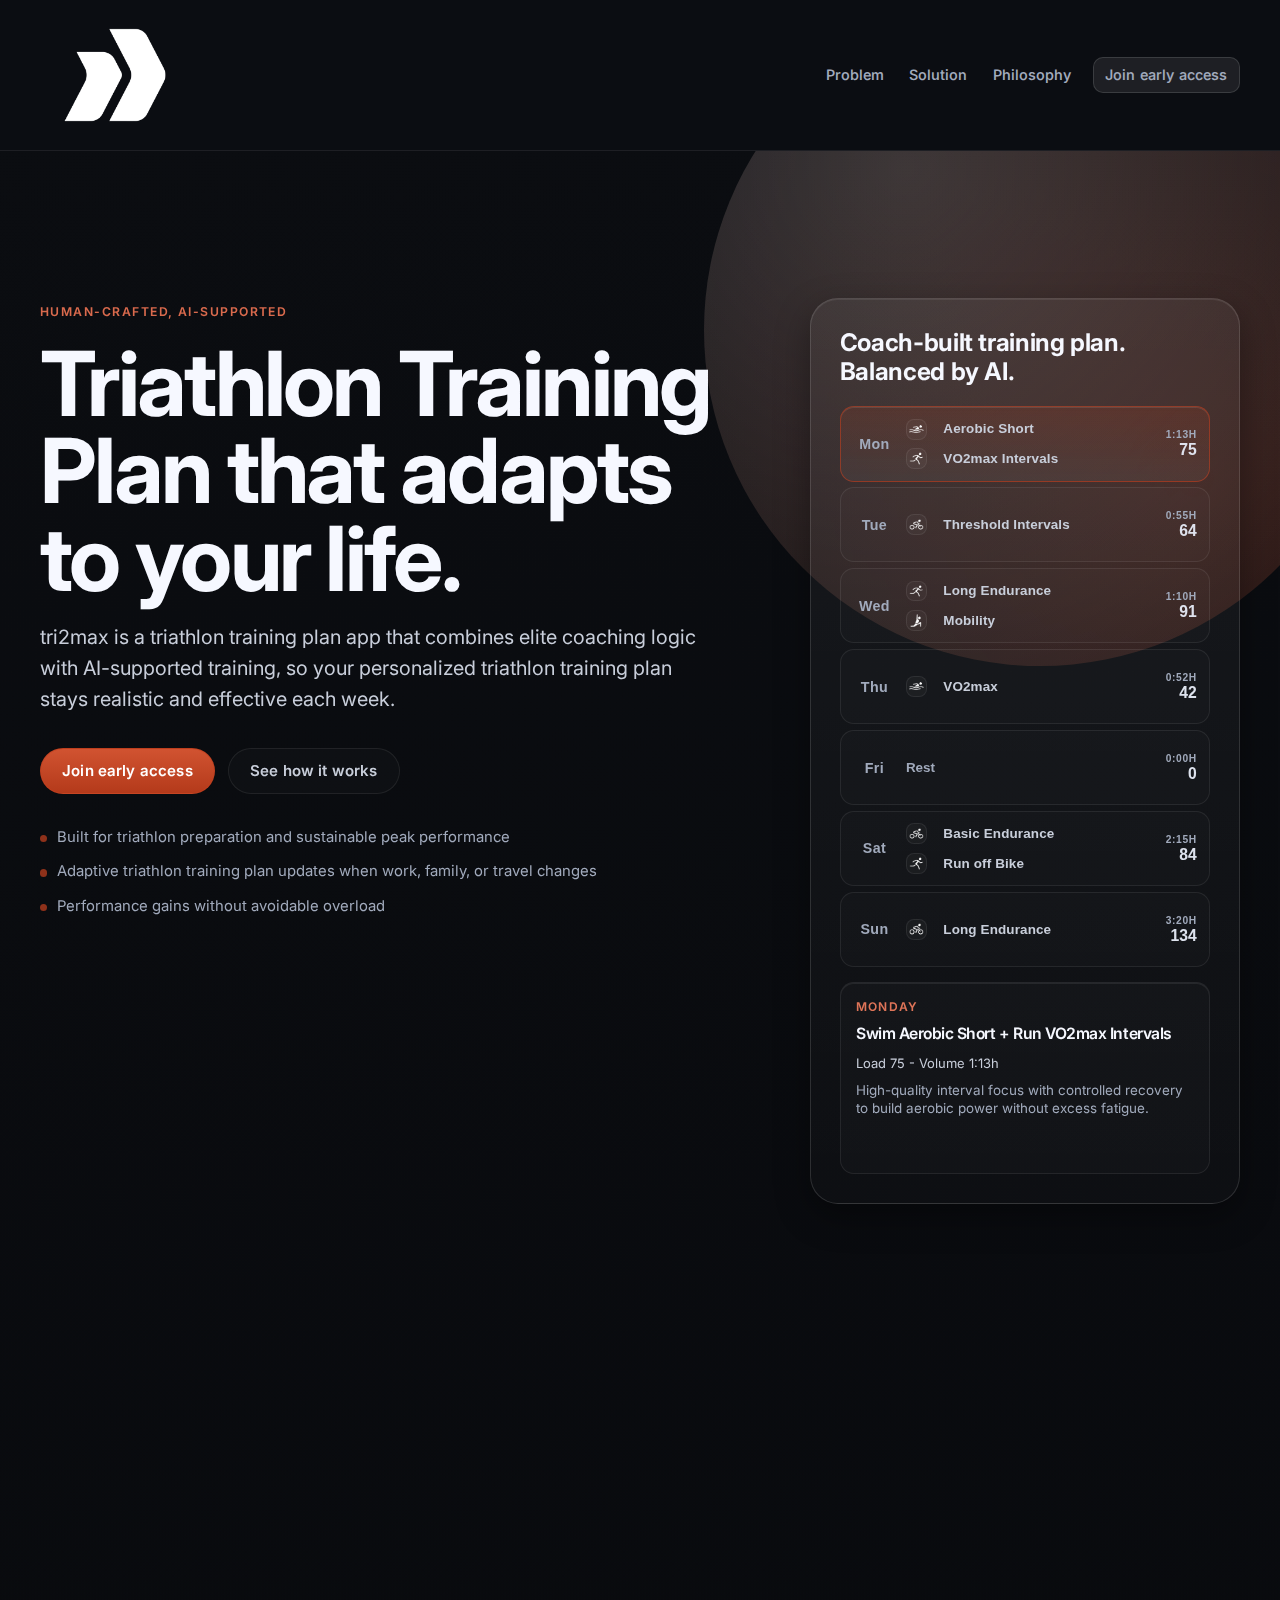
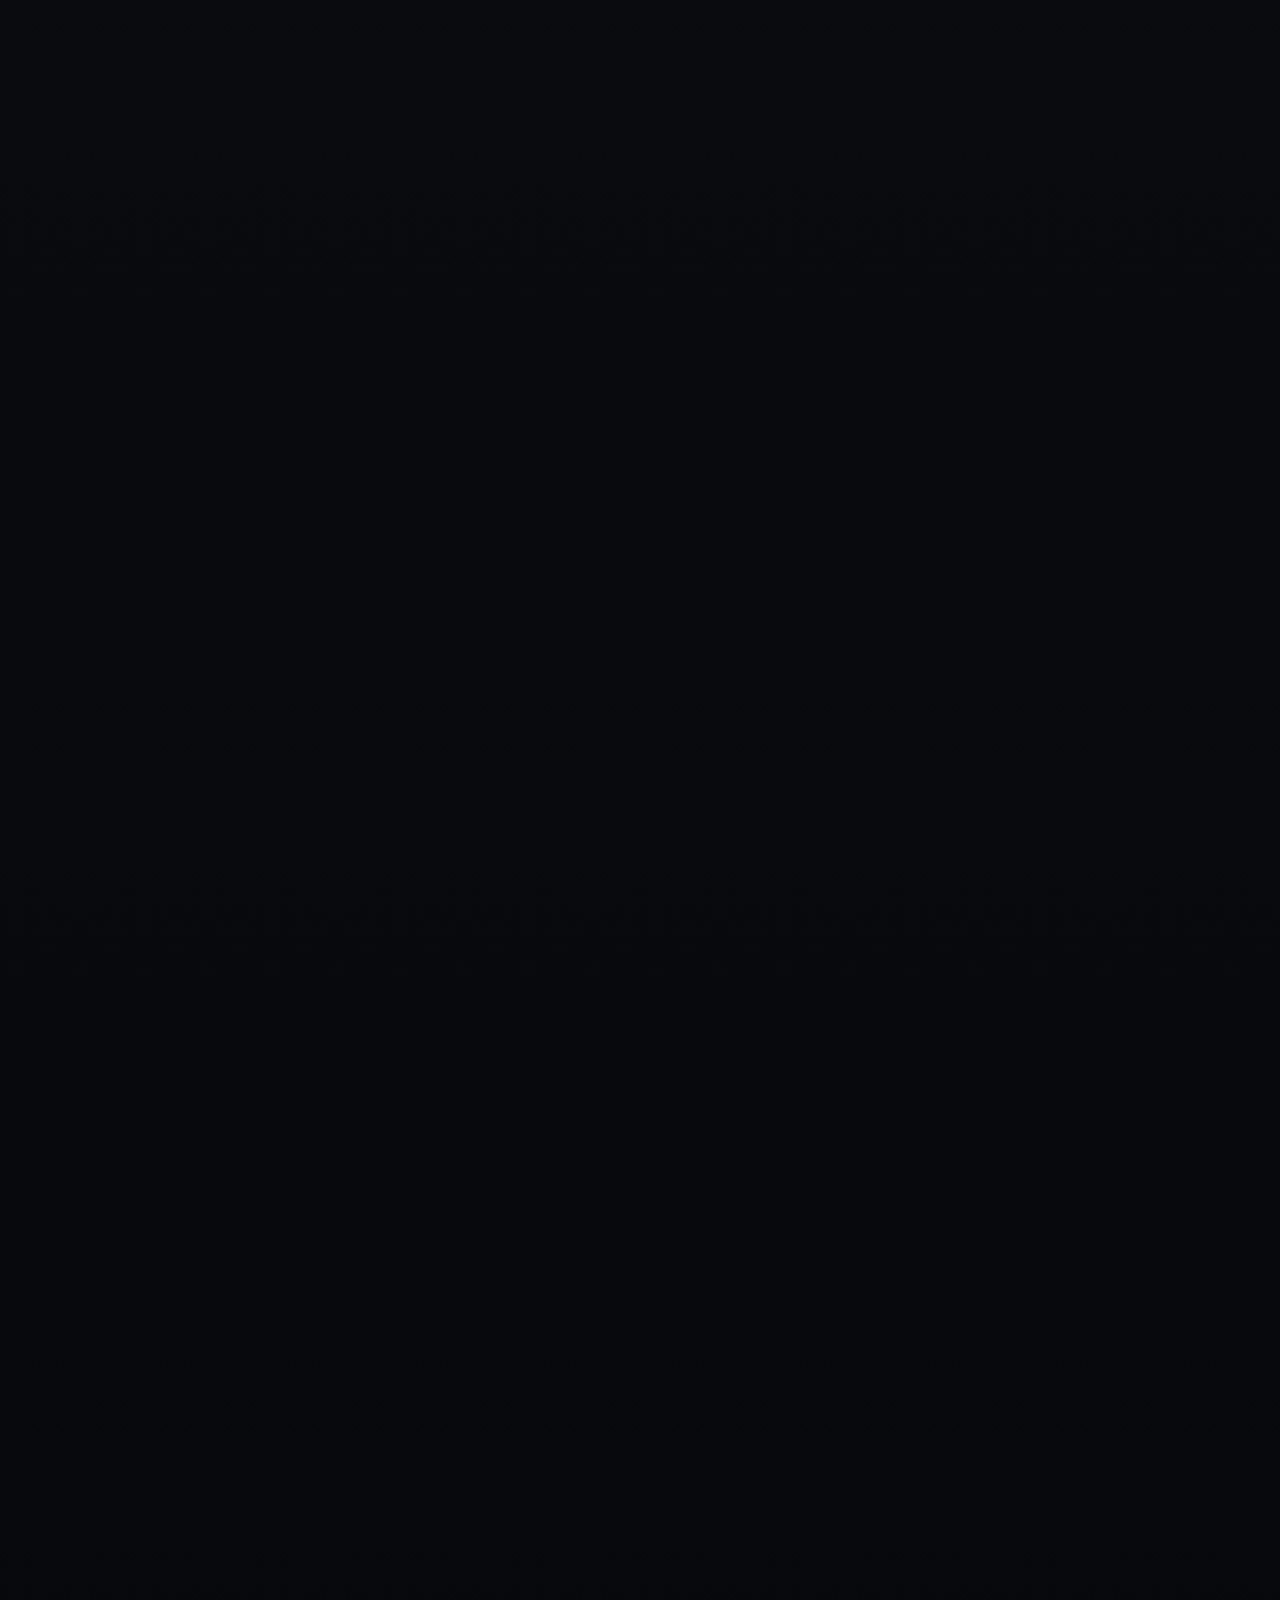
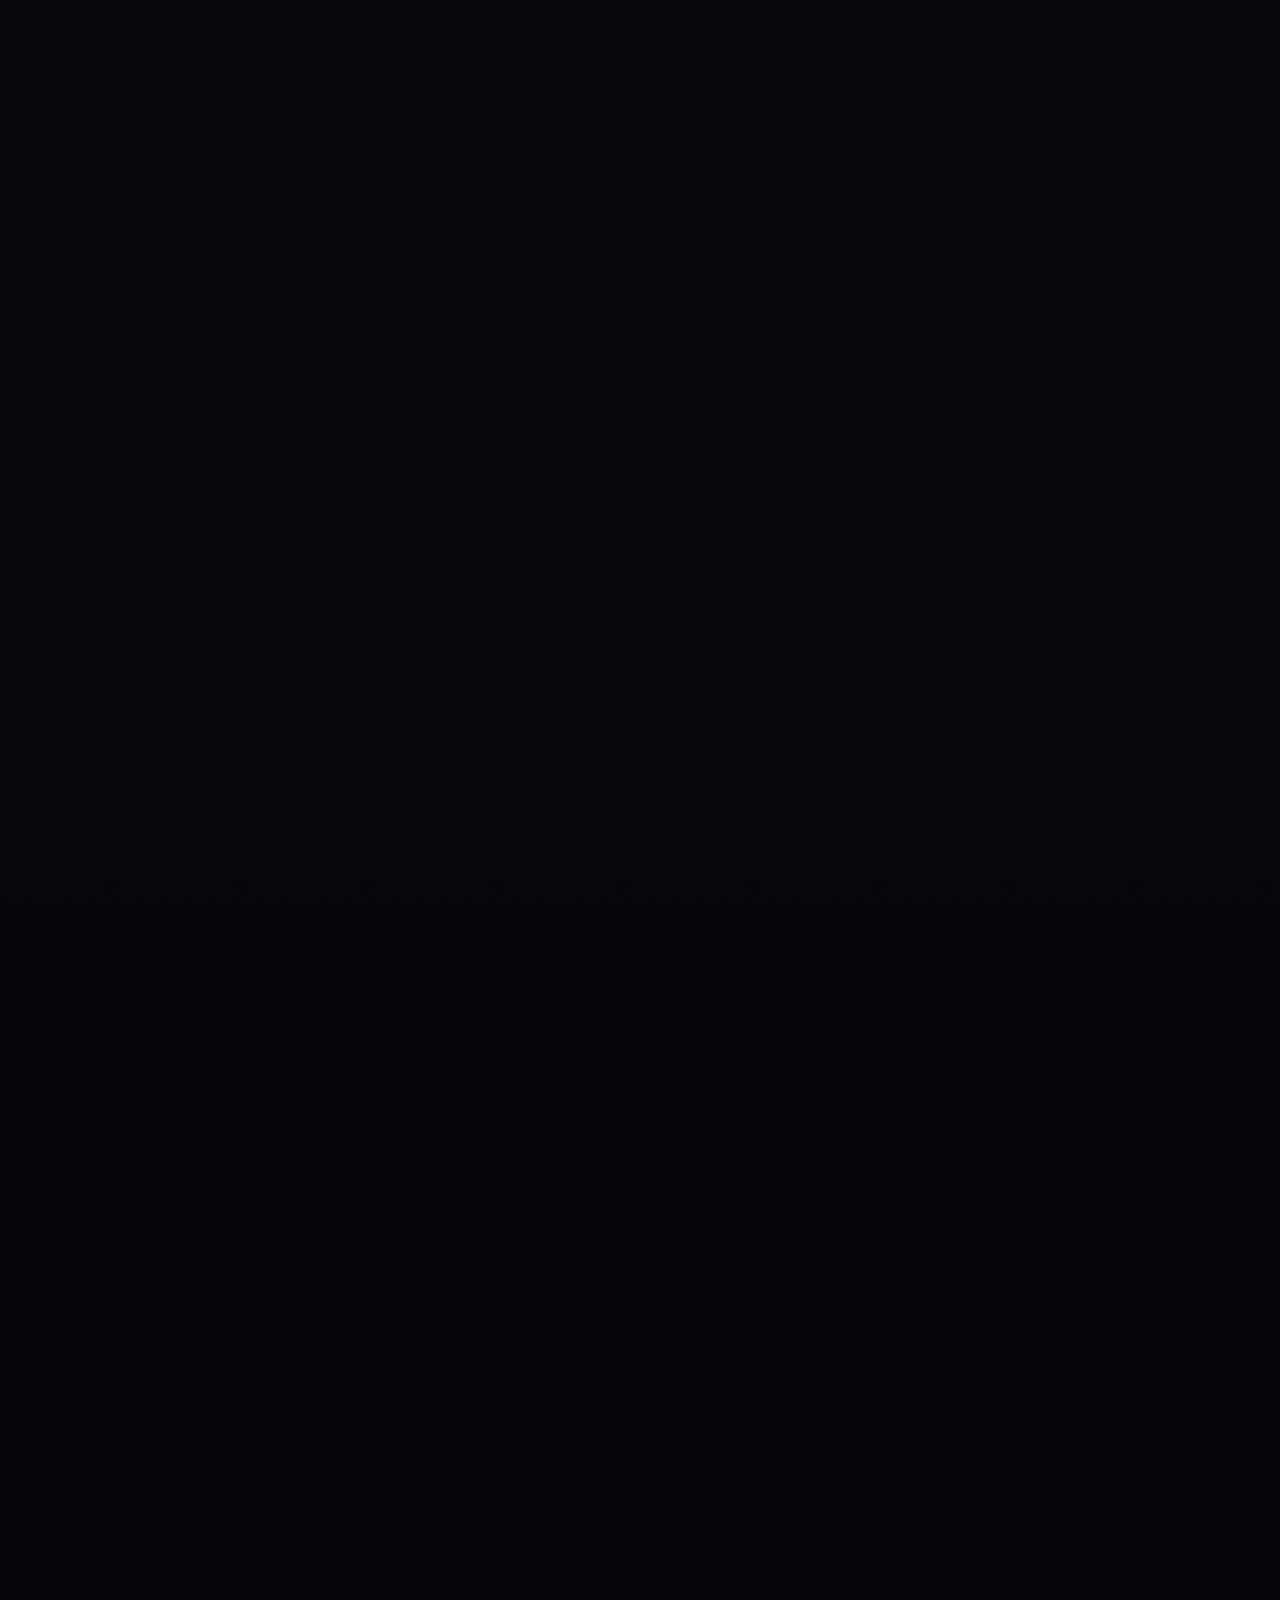
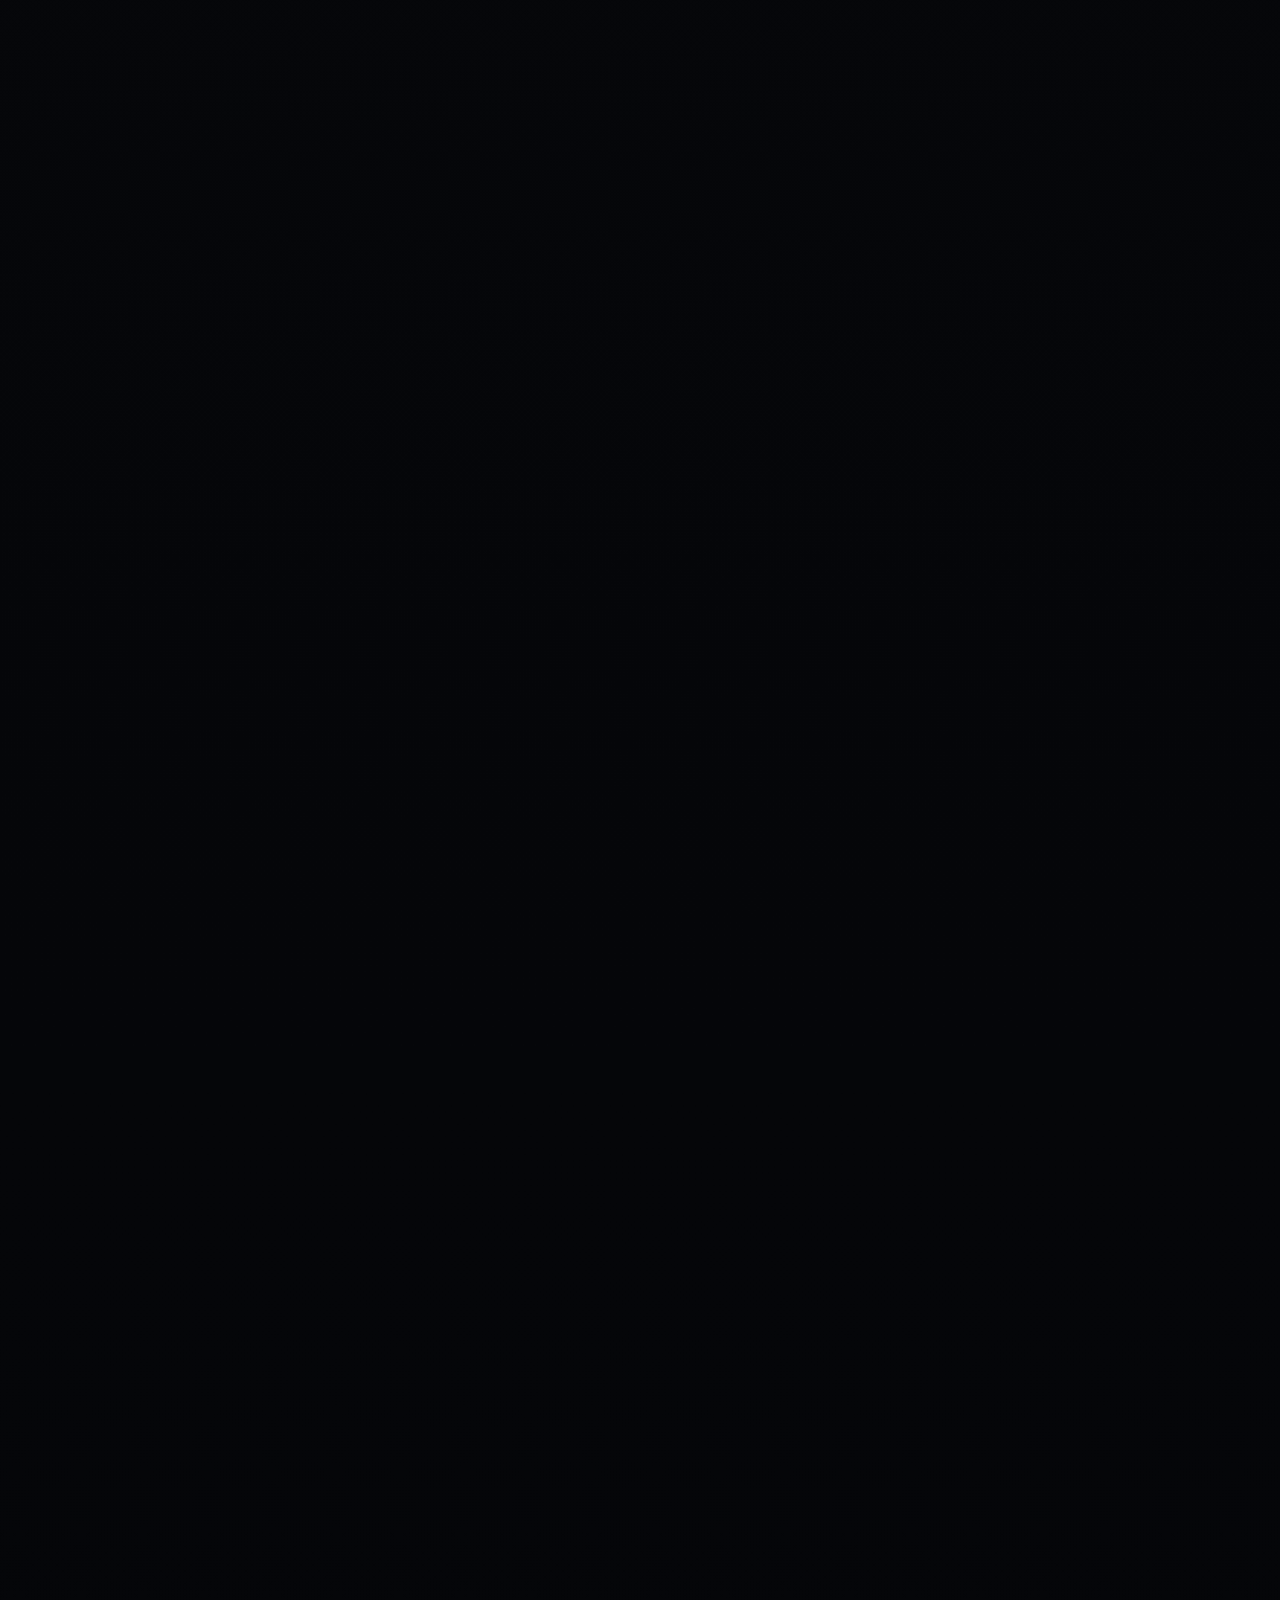
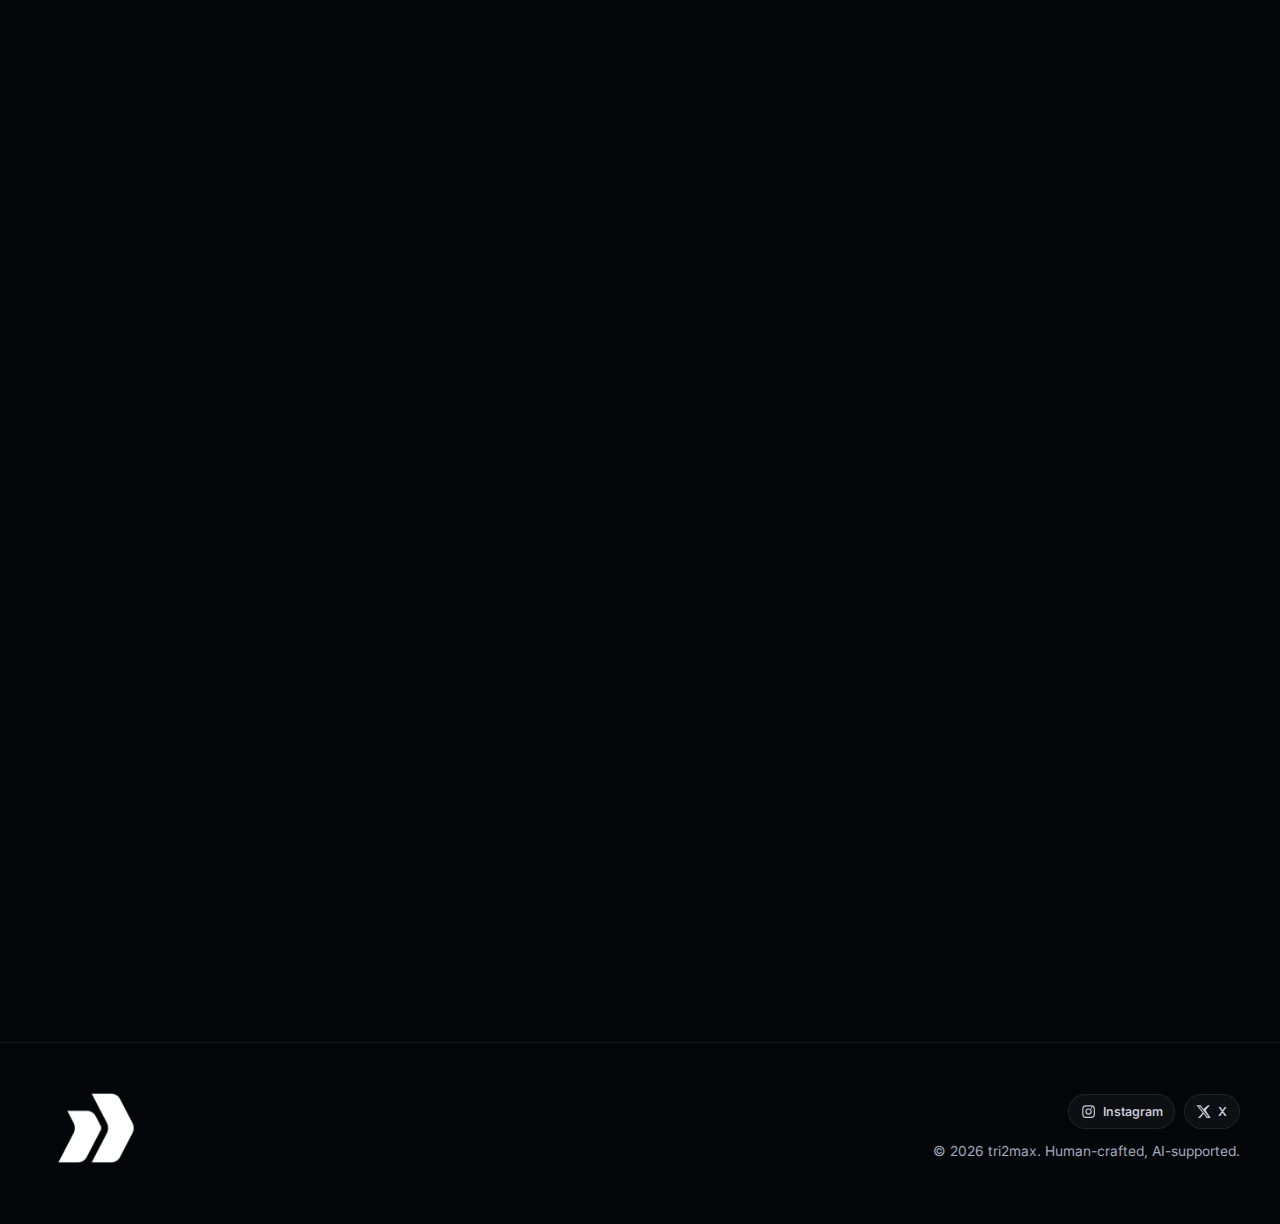
<file: index.html>
<!doctype html>
<html lang="en">
<head>
  <meta charset="utf-8">
  <meta name="viewport" content="width=device-width, initial-scale=1">
  <title>Triathlon Training Plan App | tri2max</title>
  <meta name="description" content="tri2max is a triathlon app with an adaptive triathlon training plan, AI-supported coaching, and personalized triathlon preparation for busy athletes.">
  <meta name="robots" content="index,follow">
  <link rel="canonical" href="https://tri2max.app/">
  <meta property="og:type" content="website">
  <meta property="og:site_name" content="tri2max">
  <meta property="og:locale" content="en_US">
  <meta property="og:url" content="https://tri2max.app/">
  <meta property="og:title" content="Triathlon Training Plan App | tri2max">
  <meta property="og:description" content="Adaptive triathlon training plan app with human-crafted coaching logic and AI-supported optimization.">
  <meta property="og:image" content="https://tri2max.app/images/screenshot.png">
  <meta name="twitter:card" content="summary_large_image">
  <meta name="twitter:title" content="Triathlon Training Plan App | tri2max">
  <meta name="twitter:description" content="A triathlon coaching app for adaptive, personalized triathlon training and preparation.">
  <meta name="twitter:image" content="https://tri2max.app/images/screenshot.png">
  <meta name="theme-color" content="#08090d">
  <link rel="icon" type="image/png" href="images/tri2max_logo_white_favicon.png">
  <link rel="preconnect" href="https://fonts.googleapis.com">
  <link rel="preconnect" href="https://fonts.gstatic.com" crossorigin>
  <link href="https://fonts.googleapis.com/css2?family=Inter:wght@400;500;600;700;800&display=swap" rel="stylesheet">
  <link rel="stylesheet" href="assets/css/site.css?v=20260210-6">
  <script type="application/ld+json">
    {
      "@context": "https://schema.org",
      "@type": "SoftwareApplication",
      "name": "tri2max",
      "applicationCategory": "HealthApplication",
      "operatingSystem": "Web and mobile",
      "url": "https://tri2max.app/",
      "description": "tri2max is a triathlon app for adaptive triathlon training plans, AI-supported training, and personalized triathlon preparation.",
      "keywords": "triathlon, triathlon training, triathlon training plan, triathlon trainingsplan, training plan app, triathlon app, training app, adaptive training plan, personalized triathlon training, triathlon coaching app, AI-supported training, triathlon preparation, endurance training plan"
    }
  </script>
  <noscript><style>.reveal,.reveal .reveal-heading,.hero-step,.hero-headline{opacity:1!important;transform:none!important;filter:none!important}</style></noscript>
</head>
<body>
  <a class="skip-link" href="#main-content">Skip to content</a>

  <header class="site-header" id="top">
    <div class="container nav-shell">
      <a class="brand" href="#top" aria-label="tri2max home">
        <img src="images/tri2max_logo_white.png" alt="tri2max" width="160" height="32" decoding="async" fetchpriority="high">
      </a>

      <button class="nav-toggle" type="button" aria-controls="primary-nav" aria-expanded="false">
        <span class="nav-burger" aria-hidden="true"></span>
        <span class="visually-hidden">Open navigation</span>
      </button>

      <nav class="primary-nav" id="primary-nav" aria-label="Primary">
        <a href="#problem">Problem</a>
        <a href="#solution">Solution</a>
        <a href="#philosophy">Philosophy</a>
        <a class="btn btn-nav" href="#waitlist">Join early access</a>
      </nav>
    </div>
  </header>

  <main id="main-content">
    <section class="hero section" id="hero" aria-labelledby="hero-title">
      <div class="hero-orb" aria-hidden="true"></div>
      <div class="container hero-grid">
        <div class="hero-copy">
          <p class="eyebrow hero-step" data-hero-delay="40">Human-crafted, AI-supported</p>
          <h1 class="reveal-heading hero-headline" data-hero-delay="260" id="hero-title">Triathlon Training Plan that adapts to your life.</h1>
          <p class="lead hero-step" data-hero-delay="520">tri2max is a triathlon training plan app that combines elite coaching logic with AI-supported training, so your personalized triathlon training plan stays realistic and effective each week.</p>

          <div class="hero-actions hero-step" data-hero-delay="780">
            <a class="btn btn-primary" href="#waitlist">Join early access</a>
            <a class="btn btn-ghost" href="#solution">See how it works</a>
          </div>

          <ul class="hero-points hero-step" data-hero-delay="1040" aria-label="tri2max highlights">
            <li>Built for triathlon preparation and sustainable peak performance</li>
            <li>Adaptive triathlon training plan updates when work, family, or travel changes</li>
            <li>Performance gains without avoidable overload</li>
          </ul>
        </div>

        <div class="hero-visual">
          <aside class="hero-panel hero-step" data-hero-delay="1320" aria-label="Adaptive week preview">
            <h2 class="reveal-heading">Coach-built training plan.<br>Balanced by AI.</h2>
            <ul class="plan-list" aria-label="Training plan by day">
              <li>
                <button type="button" class="plan-day is-selected" data-day="mon" data-label="Monday" data-title="Swim Aerobic Short + Run VO2max Intervals" data-meta="Load 75 - Volume 1:13h" data-copy="High-quality interval focus with controlled recovery to build aerobic power without excess fatigue." aria-selected="true">
                  <span class="plan-day-code">Mon</span>
                  <span class="plan-sessions" aria-hidden="true">
                    <span class="plan-session">
                      <img src="images/icon_swim.png" alt="" loading="lazy">
                      <span>Aerobic Short</span>
                    </span>
                    <span class="plan-session">
                      <img src="images/icon_run.png" alt="" loading="lazy">
                      <span>VO2max Intervals</span>
                    </span>
                  </span>
                  <span class="plan-metrics">
                    <span class="plan-volume">1:13h</span>
                    <span class="plan-load">75</span>
                  </span>
                </button>
              </li>
              <li>
                <button type="button" class="plan-day" data-day="tue" data-label="Tuesday" data-title="Bike Threshold Intervals" data-meta="Load 64 - Volume 0:55h" data-copy="Progressive bike sets tuned to your current readiness, keeping threshold work productive and sustainable." aria-selected="false">
                  <span class="plan-day-code">Tue</span>
                  <span class="plan-sessions" aria-hidden="true">
                    <span class="plan-session">
                      <img src="images/icon_bike.png" alt="" loading="lazy">
                      <span>Threshold Intervals</span>
                    </span>
                  </span>
                  <span class="plan-metrics">
                    <span class="plan-volume">0:55h</span>
                    <span class="plan-load">64</span>
                  </span>
                </button>
              </li>
              <li>
                <button type="button" class="plan-day" data-day="wed" data-label="Wednesday" data-title="Run Long Endurance + Mobility Training" data-meta="Load 91 - Volume 1:10h" data-copy="Long aerobic work plus mobility keeps mechanics clean while building repeatable durability for race-specific blocks." aria-selected="false">
                  <span class="plan-day-code">Wed</span>
                  <span class="plan-sessions" aria-hidden="true">
                    <span class="plan-session">
                      <img src="images/icon_run.png" alt="" loading="lazy">
                      <span>Long Endurance</span>
                    </span>
                    <span class="plan-session">
                      <img src="images/icon_mobility.png" alt="" loading="lazy">
                      <span>Mobility</span>
                    </span>
                  </span>
                  <span class="plan-metrics">
                    <span class="plan-volume">1:10h</span>
                    <span class="plan-load">91</span>
                  </span>
                </button>
              </li>
              <li>
                <button type="button" class="plan-day" data-day="thu" data-label="Thursday" data-title="Swim VO2max" data-meta="Load 42 - Volume 0:52h" data-copy="High-quality swim blocks sharpen top-end speed while preserving freshness for the weekend volume focus." aria-selected="false">
                  <span class="plan-day-code">Thu</span>
                  <span class="plan-sessions" aria-hidden="true">
                    <span class="plan-session">
                      <img src="images/icon_swim.png" alt="" loading="lazy">
                      <span>VO2max</span>
                    </span>
                  </span>
                  <span class="plan-metrics">
                    <span class="plan-volume">0:52h</span>
                    <span class="plan-load">42</span>
                  </span>
                </button>
              </li>
              <li>
                <button type="button" class="plan-day" data-day="fri" data-label="Friday" data-title="Rest Day" data-meta="Load 0 - Volume 0:00h" data-copy="Low-load day to absorb the week. Optional mobility sequence is provided if stiffness markers are elevated." aria-selected="false">
                  <span class="plan-day-code">Fri</span>
                  <span class="plan-sessions plan-sessions-empty" aria-hidden="true">
                    <span class="plan-session-name">Rest</span>
                  </span>
                  <span class="plan-metrics">
                    <span class="plan-volume">0:00h</span>
                    <span class="plan-load">0</span>
                  </span>
                </button>
              </li>
              <li>
                <button type="button" class="plan-day" data-day="sat" data-label="Saturday" data-title="Bike Basic Endurance + Run off Bike" data-meta="Load 84 - Volume 2:15h" data-copy="Brick-specific session reinforces race transfer while keeping cadence and fueling targets aligned with your current phase." aria-selected="false">
                  <span class="plan-day-code">Sat</span>
                  <span class="plan-sessions" aria-hidden="true">
                    <span class="plan-session">
                      <img src="images/icon_bike.png" alt="" loading="lazy">
                      <span>Basic Endurance</span>
                    </span>
                    <span class="plan-session">
                      <img src="images/icon_run.png" alt="" loading="lazy">
                      <span>Run off Bike</span>
                    </span>
                  </span>
                  <span class="plan-metrics">
                    <span class="plan-volume">2:15h</span>
                    <span class="plan-load">84</span>
                  </span>
                </button>
              </li>
              <li>
                <button type="button" class="plan-day" data-day="sun" data-label="Sunday" data-title="Long Bike" data-meta="Load 134 - Volume 3:20h" data-copy="Longest aerobic day of the week with long bike session." aria-selected="false">
                  <span class="plan-day-code">Sun</span>
                  <span class="plan-sessions" aria-hidden="true">
                    <span class="plan-session">
                      <img src="images/icon_bike.png" alt="" loading="lazy">
                      <span>Long Endurance</span>
                    </span>
                  </span>
                  <span class="plan-metrics">
                    <span class="plan-volume">3:20h</span>
                    <span class="plan-load">134</span>
                  </span>
                </button>
              </li>
            </ul>
            <article class="plan-detail" data-plan-detail aria-live="polite">
              <p class="plan-detail-day">Monday</p>
              <h3 class="plan-detail-title">Swim Aerobic Short + Run VO2max Intervals</h3>
              <p class="plan-detail-meta">Load 75 - Volume 1:13h</p>
              <p class="plan-detail-copy">High-quality interval focus with controlled recovery to build aerobic power without excess fatigue.</p>
            </article>
          </aside>
        </div>
      </div>
    </section>

    <section class="section screenshot-section" aria-label="Triathlon app screenshot" aria-labelledby="preview-title">
      <div class="container screenshot-layout">
        <div class="section-head reveal" data-delay="0">
          <p class="eyebrow">Product Preview</p>
          <h2 class="reveal-heading" id="preview-title">One glance. Complete control over your triathlon training plan.</h2>
          <p class="lead-sm">The tri2max triathlon coaching app keeps load, session intent, and schedule adaptation in one focused view so your next decision is always clear.</p>
        </div>
        <img class="hero-shot reveal" data-delay="100" src="images/screenshot.png" alt="tri2max mobile app screenshot showing adaptive training week" loading="lazy" decoding="async" fetchpriority="low">
      </div>
    </section>

    <section class="section section-muted" id="problem" aria-labelledby="problem-title">
      <div class="container">
        <div class="section-head reveal" data-delay="0">
          <p class="eyebrow">The Problem</p>
          <h2 class="reveal-heading" id="problem-title">Many triathlon athletes are forced to choose between progress and balance.</h2>
        </div>
        <div class="grid grid-3">
          <article class="card reveal" data-delay="50">
            <h3>Overtraining cycles</h3>
            <p>Fixed triathlon training plans often ignore recovery signals, driving fatigue, inconsistency, and avoidable setbacks.</p>
          </article>
          <article class="card reveal" data-delay="100">
            <h3>No clear structure</h3>
            <p>Without a clear triathlon training plan, or triathlon trainingsplan, decisions become reactive and athletes lose confidence in what to do next.</p>
          </article>
          <article class="card reveal" data-delay="150">
            <h3>Life gets ignored</h3>
            <p>Work, family, and travel shift every week, but many training apps still assume a perfect routine.</p>
          </article>
        </div>
      </div>
    </section>

    <section class="section" id="solution" aria-labelledby="solution-title">
      <div class="container">
        <div class="section-head reveal" data-delay="0">
          <p class="eyebrow">The Solution</p>
          <h2 class="reveal-heading" id="solution-title">tri2max gives you an adaptive triathlon training plan aligned with real life.</h2>
        </div>
        <div class="grid grid-3">
          <article class="card card-emphasis reveal" data-delay="50">
            <h3>Human-crafted plans</h3>
            <p>Personalized triathlon training frameworks are designed by experienced coaches around proven progression models.</p>
          </article>
          <article class="card reveal" data-delay="100">
            <h3>AI optimization</h3>
            <p>AI-supported training tunes workload, intensity, and recovery from real session data to protect consistency.</p>
          </article>
          <article class="card reveal" data-delay="150">
            <h3>Adaptive scheduling</h3>
            <p>Missed sessions and calendar changes trigger adaptive training plan updates without breaking progression.</p>
          </article>
        </div>
      </div>
    </section>

    <section class="section section-showcase" aria-label="Triathlon training app capabilities">
      <div class="container">
        <h2 class="visually-hidden">Triathlon coaching app capabilities</h2>
        <div class="showcase-shell">
          <div class="visual-column reveal" data-delay="40">
            <article class="visual-chip">
              <div>
                <h3>Session Quality</h3>
                <p>Execution score and drift analysis</p>
              </div>
            </article>
            <article class="visual-chip">
              <div>
                <h3>Readiness Inputs</h3>
                <p>Fatigue, sleep, and recovery markers</p>
              </div>
            </article>
            <article class="visual-chip">
              <div>
                <h3>Risk Guardrails</h3>
                <p>Automatic overload prevention cues</p>
              </div>
            </article>
          </div>
          <img class="showcase-shot reveal" data-delay="90" src="images/logo_cloud.png" alt="abstract data flow visual representing adaptive intelligence" loading="lazy" decoding="async" fetchpriority="low">
          <div class="visual-column reveal" data-delay="140">
            <article class="visual-chip">
              <div>
                <h3>Weekly Load Map</h3>
                <p>Balanced stress distribution by day</p>
              </div>
            </article>
            <article class="visual-chip">
              <div>
                <h3>Mobility Layer</h3>
                <p>Movement reset integrated in the plan</p>
              </div>
            </article>
            <article class="visual-chip">
              <div>
                <h3>Coach Logic</h3>
                <p>Human progression model at the core</p>
              </div>
            </article>
          </div>
        </div>
      </div>
    </section>

    <section class="section" id="philosophy" aria-labelledby="philosophy-title">
      <div class="container philosophy-grid">
        <div class="section-head reveal" data-delay="0">
          <p class="eyebrow">Our Philosophy</p>
          <h2 class="reveal-heading" id="philosophy-title">Human expertise first.<br>AI as an amplifier.</h2>
          <p class="lead-sm">tri2max is built on coaching science, then enhanced with intelligent automation to deliver a better endurance training plan for triathlon athletes.</p>
        </div>
        <div class="stack reveal" data-delay="120">
          <article class="stack-item">
            <h3>Coaching-led intelligence</h3>
            <p>Every recommendation follows principles coaches already trust.</p>
          </article>
          <article class="stack-item">
            <h3>Science-based progression</h3>
            <p>Training blocks prioritize adaptation, recovery, and repeatability.</p>
          </article>
          <article class="stack-item">
            <h3>Performance with life balance</h3>
            <p>Winning outcomes come from plans athletes can sustain in real conditions.</p>
          </article>
        </div>
      </div>
    </section>

    <section class="section cta-section" id="waitlist" aria-labelledby="waitlist-title">
      <div class="container reveal" data-delay="0">
        <div class="cta-shell">
          <p class="eyebrow">Early Access</p>
          <h2 class="reveal-heading" id="waitlist-title">Join the triathlon app waitlist.</h2>
          <p>Be first to experience a personalized triathlon training app with adaptive planning and coach-built logic.</p>
          <form class="waitlist-form" action="https://api.web3forms.com/submit" method="post" novalidate data-endpoint="https://api.web3forms.com/submit" data-access-key="e1f1df5c-839a-4486-977e-29999f1a731b">
            <input type="hidden" name="access_key" value="e1f1df5c-839a-4486-977e-29999f1a731b">
            <input type="hidden" name="subject" value="tri2max waitlist signup">
            <input type="hidden" name="from_name" value="tri2max.app waitlist">
            <input type="checkbox" name="botcheck" tabindex="-1" autocomplete="off" aria-hidden="true" style="display:none">
            <label for="email" class="visually-hidden">Email address</label>
            <input type="email" id="email" name="email" placeholder="you@domain.com" autocomplete="email" required aria-required="true">
            <button type="submit" class="btn btn-primary">Request invite</button>
          </form>
          <p class="form-feedback" aria-live="polite"></p>
        </div>
      </div>
    </section>
  </main>

  <footer class="site-footer">
    <div class="container footer-shell">
      <img src="images/tri2max_logo_white.png" alt="tri2max" width="124" height="24">
      <div class="footer-meta">
        <div class="footer-social" aria-label="Social links">
          <a href="https://www.instagram.com/tri2max" target="_blank" rel="noopener noreferrer" aria-label="tri2max on Instagram">
            <svg viewBox="0 0 24 24" aria-hidden="true"><path d="M7.8 2h8.4A5.8 5.8 0 0 1 22 7.8v8.4a5.8 5.8 0 0 1-5.8 5.8H7.8A5.8 5.8 0 0 1 2 16.2V7.8A5.8 5.8 0 0 1 7.8 2Zm0 1.8A4 4 0 0 0 3.8 7.8v8.4a4 4 0 0 0 4 4h8.4a4 4 0 0 0 4-4V7.8a4 4 0 0 0-4-4H7.8Zm8.95 1.4a1.25 1.25 0 1 1 0 2.5 1.25 1.25 0 0 1 0-2.5ZM12 7a5 5 0 1 1 0 10 5 5 0 0 1 0-10Zm0 1.8a3.2 3.2 0 1 0 0 6.4 3.2 3.2 0 0 0 0-6.4Z"/></svg>
            <span>Instagram</span>
          </a>
          <a href="https://x.com/tri2maxapp" target="_blank" rel="noopener noreferrer" aria-label="tri2max on X">
            <svg viewBox="0 0 24 24" aria-hidden="true"><path d="M18.9 2H22l-6.77 7.75L23.2 22h-6.27l-4.9-6.43L6.4 22H3.27l7.24-8.28L.8 2h6.42l4.43 5.86L18.9 2Zm-1.1 18h1.74L6.3 3.88H4.45L17.8 20Z"/></svg>
            <span>X</span>
          </a>
        </div>
        <p>&copy; <span id="year">2026</span> tri2max. Human-crafted, AI-supported.</p>
      </div>
    </div>
  </footer>

  <script src="assets/js/site.js?v=20260210-6" defer></script>
</body>
</html>
</file>
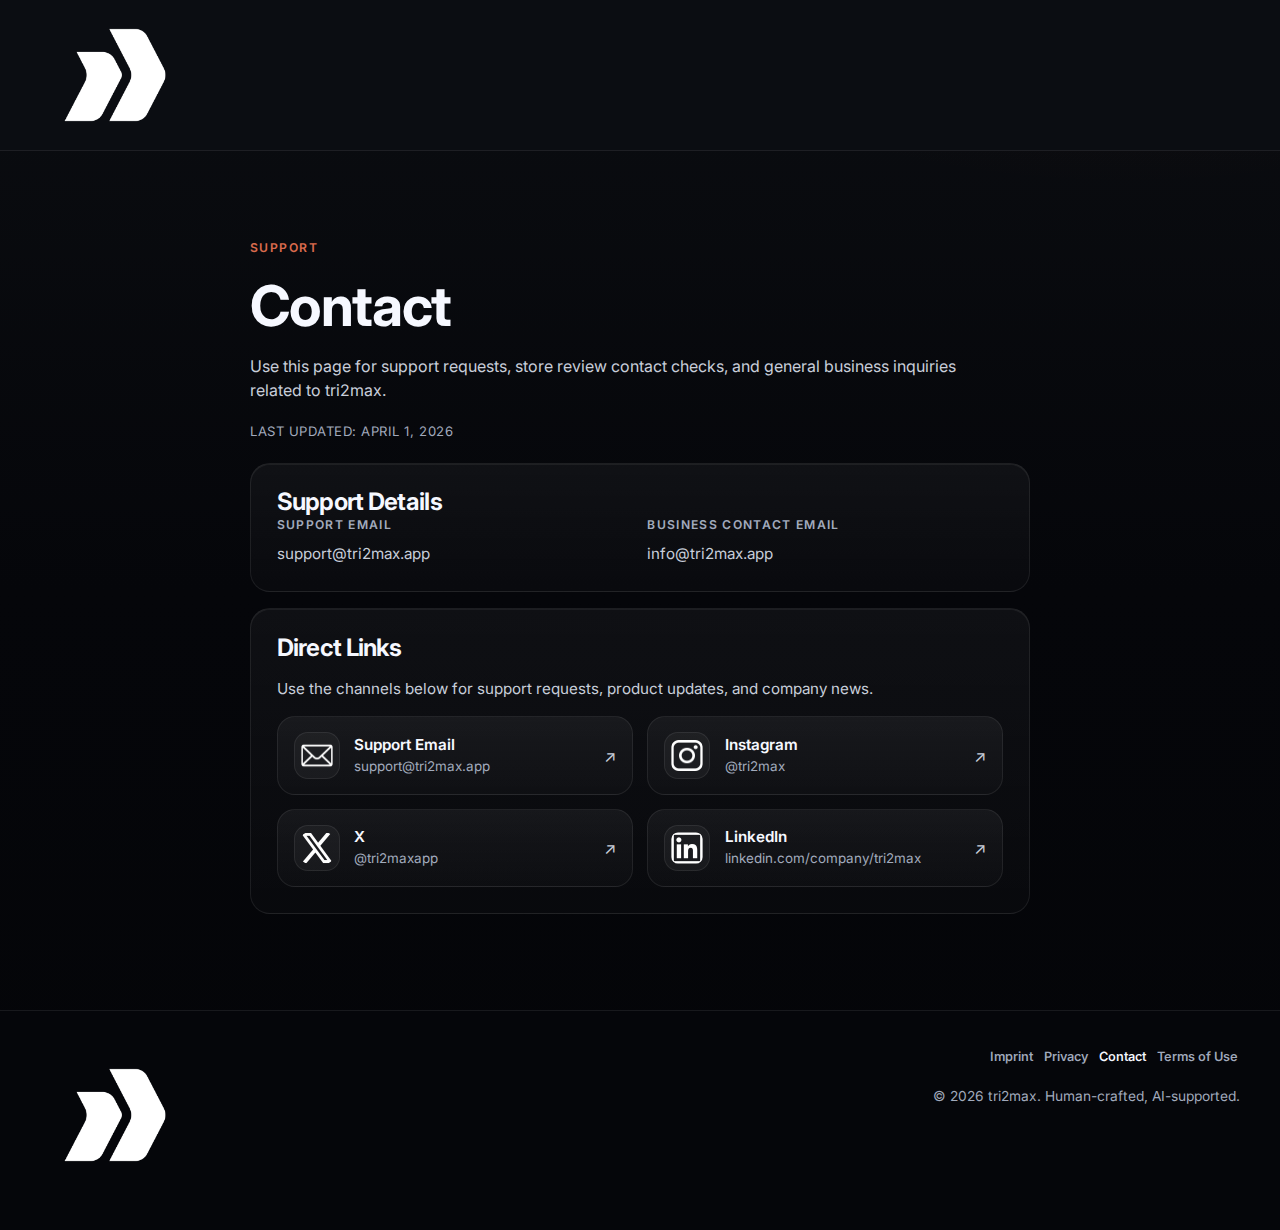
<file: contact/index.html>
<!doctype html>
<html lang="en">
<head>
  <meta charset="utf-8">
  <meta name="viewport" content="width=device-width, initial-scale=1">
  <title>Contact | tri2max</title>
  <meta name="description" content="Support and business contact details for tri2max, with placeholders for final publication details.">
  <meta name="robots" content="index,follow">
  <link rel="canonical" href="https://tri2max.app/contact">
  <meta property="og:type" content="website">
  <meta property="og:site_name" content="tri2max">
  <meta property="og:locale" content="en_US">
  <meta property="og:url" content="https://tri2max.app/contact">
  <meta property="og:title" content="Contact | tri2max">
  <meta property="og:description" content="Support and contact information for tri2max users and store reviewers.">
  <meta property="og:image" content="https://tri2max.app/assets/images/screenshot.png">
  <meta name="twitter:card" content="summary_large_image">
  <meta name="twitter:title" content="Contact | tri2max">
  <meta name="twitter:description" content="Support and contact information for tri2max.">
  <meta name="twitter:image" content="https://tri2max.app/assets/images/screenshot.png">
  <meta name="theme-color" content="#08090d">
  <link rel="icon" type="image/png" href="../assets/icons/brand/tri2max_logo_white_favicon.png">
  <link rel="preconnect" href="https://fonts.googleapis.com">
  <link rel="preconnect" href="https://fonts.gstatic.com" crossorigin>
  <link href="https://fonts.googleapis.com/css2?family=Inter:wght@400;500;600;700;800&display=swap" rel="stylesheet">
  <link rel="stylesheet" href="../site.css?v=20260401-1">
</head>
<body class="legal-body">
  <a class="skip-link" href="#main-content">Skip to content</a>

  <header class="site-header site-header-legal">
    <div class="container nav-shell legal-nav-shell">
      <a class="brand" href="/" aria-label="tri2max home">
        <img src="../assets/icons/brand/tri2max_logo_white.png" alt="tri2max" width="160" height="32" decoding="async" fetchpriority="high">
      </a>
    </div>
  </header>

  <main id="main-content" class="legal-main">
    <section class="legal-hero">
      <div class="legal-shell">
        <p class="eyebrow">Support</p>
        <h1 class="legal-title">Contact</h1>
        <p class="legal-subtitle">Use this page for support requests, store review contact checks, and general business inquiries related to tri2max.</p>
        <p class="legal-meta">Last updated: April 1, 2026</p>
      </div>
    </section>

    <section>
      <div class="legal-shell legal-flow">

        <article class="legal-card">
          <h2>Support Details</h2>
          <div class="legal-grid legal-grid-2">
            <div>
              <span class="legal-label">Support Email</span>
              <p class="legal-value"><a href="mailto:support@tri2max.app">support@tri2max.app</a></p>
            </div>
            <div>
              <span class="legal-label">Business Contact Email</span>
              <p class="legal-value"><a href="mailto:info@tri2max.app">info@tri2max.app</a></p>
            </div>
          </div>
        </article>

        <article class="legal-card">
          <h2>Direct Links</h2>
          <p>Use the channels below for support requests, product updates, and company news.</p>
          <div class="contact-links-grid">
            <a class="contact-link-card" href="mailto:support@tri2max.app" aria-label="Email tri2max support">
              <img class="contact-link-icon" src="../assets/icons/social/icon_mail.png" alt="" width="46" height="46" loading="lazy" decoding="async">
              <span class="contact-link-copy">
                <span class="contact-link-label">Support Email</span>
                <span class="contact-link-value">support@tri2max.app</span>
              </span>
              <span class="contact-link-arrow" aria-hidden="true">↗</span>
            </a>

            <a class="contact-link-card" href="https://www.instagram.com/tri2max" target="_blank" rel="noopener noreferrer" aria-label="tri2max on Instagram">
              <img class="contact-link-icon" src="../assets/icons/social/icon_instagram.png" alt="" width="46" height="46" loading="lazy" decoding="async">
              <span class="contact-link-copy">
                <span class="contact-link-label">Instagram</span>
                <span class="contact-link-value">@tri2max</span>
              </span>
              <span class="contact-link-arrow" aria-hidden="true">↗</span>
            </a>

            <a class="contact-link-card" href="https://x.com/tri2maxapp" target="_blank" rel="noopener noreferrer" aria-label="tri2max on X">
              <img class="contact-link-icon" src="../assets/icons/social/icon_x.png" alt="" width="46" height="46" loading="lazy" decoding="async">
              <span class="contact-link-copy">
                <span class="contact-link-label">X</span>
                <span class="contact-link-value">@tri2maxapp</span>
              </span>
              <span class="contact-link-arrow" aria-hidden="true">↗</span>
            </a>

            <a class="contact-link-card" href="https://linkedin.com/company/tri2max" target="_blank" rel="noopener noreferrer" aria-label="tri2max on LinkedIn">
              <img class="contact-link-icon" src="../assets/icons/social/icon_linkedin.png" alt="" width="46" height="46" loading="lazy" decoding="async">
              <span class="contact-link-copy">
                <span class="contact-link-label">LinkedIn</span>
                <span class="contact-link-value">linkedin.com/company/tri2max</span>
              </span>
              <span class="contact-link-arrow" aria-hidden="true">↗</span>
            </a>
          </div>
        </article>

      </div>
    </section>
  </main>

  <footer class="site-footer legal-footer">
    <div class="container footer-shell">
      <a class="brand footer-brand" href="/" aria-label="tri2max home">
        <img src="../assets/icons/brand/tri2max_logo_white.png" alt="tri2max" width="124" height="24">
      </a>
      <div class="footer-meta">
        <nav class="footer-links" aria-label="Legal pages">
          <a href="/imprint">Imprint</a>
          <a href="/privacy">Privacy</a>
          <a href="/contact" aria-current="page">Contact</a>
          <a href="/terms-of-use">Terms of Use</a>
        </nav>
        <p>&copy; 2026 tri2max. Human-crafted, AI-supported.</p>
      </div>
    </div>
  </footer>
</body>
</html>
</file>
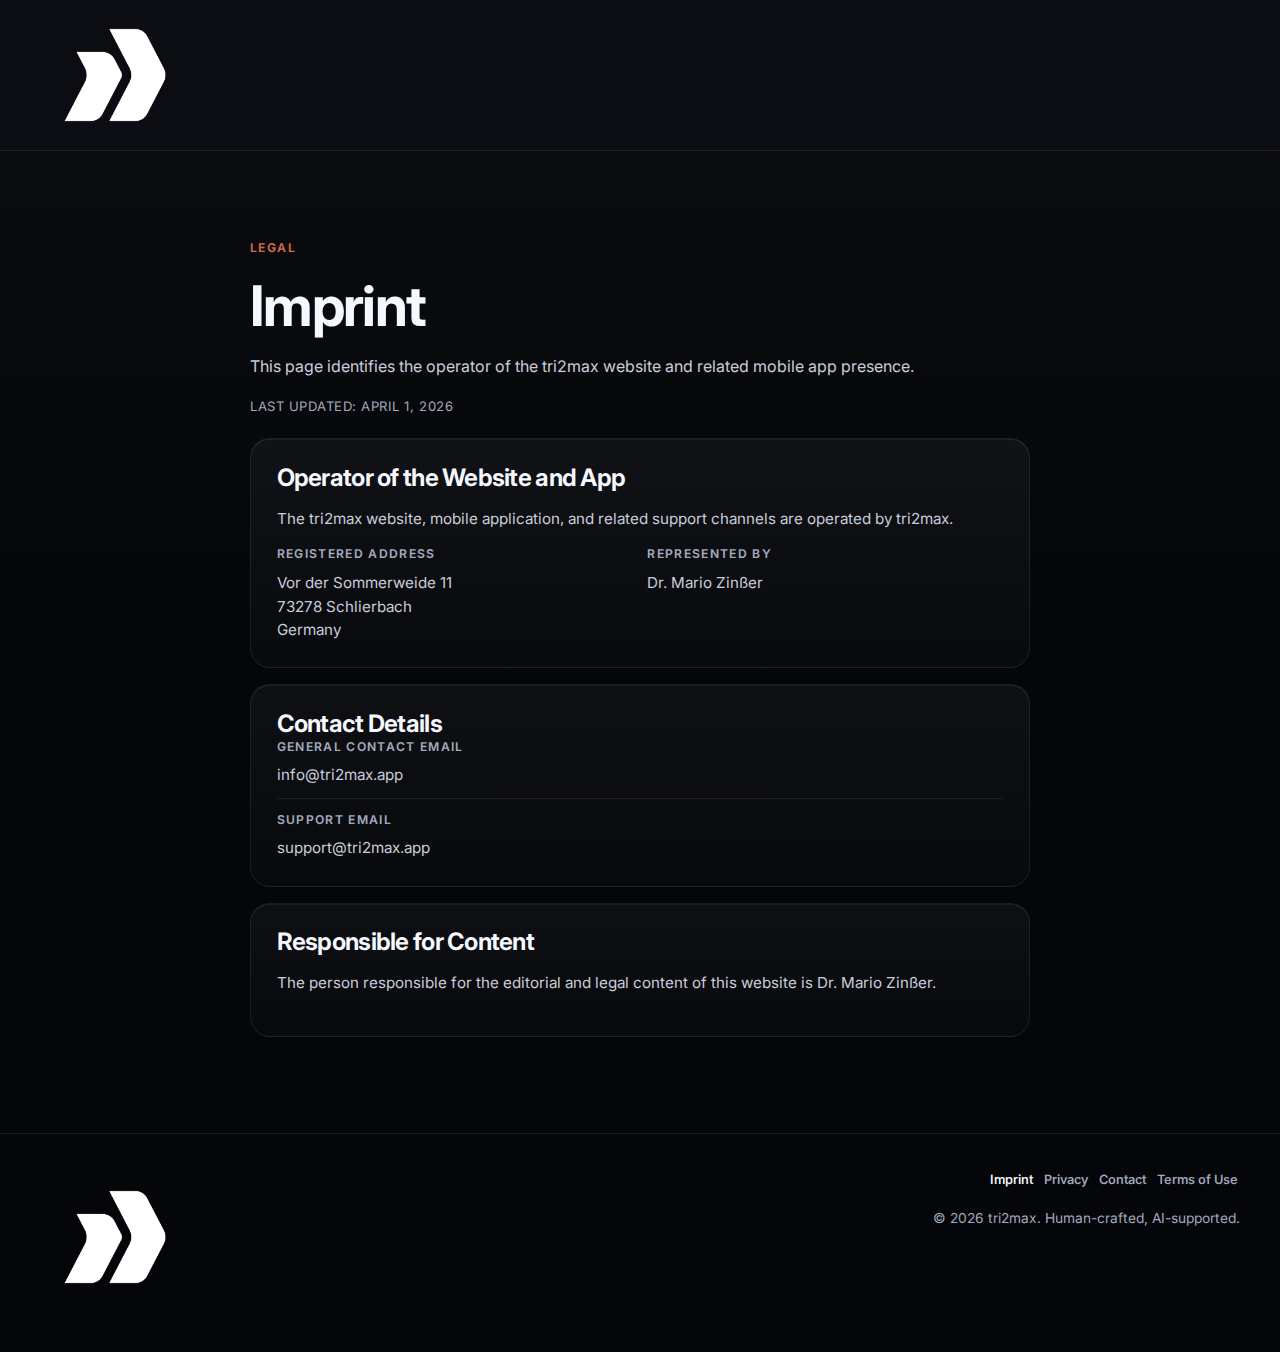
<file: imprint/index.html>
<!doctype html>
<html lang="en">
<head>
  <meta charset="utf-8">
  <meta name="viewport" content="width=device-width, initial-scale=1">
  <title>Imprint | tri2max</title>
  <meta name="description" content="Imprint and operator information for tri2max, including responsible entity and contact placeholders for publication review.">
  <meta name="robots" content="index,follow">
  <link rel="canonical" href="https://tri2max.app/imprint">
  <meta property="og:type" content="website">
  <meta property="og:site_name" content="tri2max">
  <meta property="og:locale" content="en_US">
  <meta property="og:url" content="https://tri2max.app/imprint">
  <meta property="og:title" content="Imprint | tri2max">
  <meta property="og:description" content="Imprint and operator information for the tri2max website and mobile app.">
  <meta property="og:image" content="https://tri2max.app/assets/images/screenshot.png">
  <meta name="twitter:card" content="summary_large_image">
  <meta name="twitter:title" content="Imprint | tri2max">
  <meta name="twitter:description" content="Operator and publication details for tri2max.">
  <meta name="twitter:image" content="https://tri2max.app/assets/images/screenshot.png">
  <meta name="theme-color" content="#08090d">
  <link rel="icon" type="image/png" href="../assets/icons/brand/tri2max_logo_white_favicon.png">
  <link rel="preconnect" href="https://fonts.googleapis.com">
  <link rel="preconnect" href="https://fonts.gstatic.com" crossorigin>
  <link href="https://fonts.googleapis.com/css2?family=Inter:wght@400;500;600;700;800&display=swap" rel="stylesheet">
  <link rel="stylesheet" href="../site.css?v=20260401-1">
</head>
<body class="legal-body">
  <a class="skip-link" href="#main-content">Skip to content</a>

  <header class="site-header site-header-legal">
    <div class="container nav-shell legal-nav-shell">
      <a class="brand" href="/" aria-label="tri2max home">
        <img src="../assets/icons/brand/tri2max_logo_white.png" alt="tri2max" width="160" height="32" decoding="async" fetchpriority="high">
      </a>
    </div>
  </header>

  <main id="main-content" class="legal-main">
    <section class="legal-hero">
      <div class="legal-shell">
        <p class="eyebrow">Legal</p>
        <h1 class="legal-title">Imprint</h1>
        <p class="legal-subtitle">This page identifies the operator of the tri2max website and related mobile app presence.</p>
        <p class="legal-meta">Last updated: April 1, 2026</p>
      </div>
    </section>

    <section>
      <div class="legal-shell legal-flow">
        <article class="legal-card">
          <h2>Operator of the Website and App</h2>
          <p>The tri2max website, mobile application, and related support channels are operated by tri2max.</p>
          <div class="legal-grid legal-grid-2">
            <div>
              <span class="legal-label">Registered Address</span>
              <p class="legal-value">Vor der Sommerweide 11<br>73278 Schlierbach<br>Germany</p>
            </div>
            <div>
              <span class="legal-label">Represented By</span>
              <p class="legal-value">Dr. Mario Zin&szlig;er</p>
            </div>
          </div>
        </article>

        <article class="legal-card">
          <h2>Contact Details</h2>
          <div class="legal-inline-list">
            <div>
              <span class="legal-label">General Contact Email</span>
              <p class="legal-value"><a href="mailto:info@tri2max.app">info@tri2max.app</a></p>
            </div>
            <div>
              <span class="legal-label">Support Email</span>
              <p class="legal-value"><a href="mailto:support@tri2max.app">support@tri2max.app</a></p>
            </div>
          </div>
        </article>

        <article class="legal-card">
          <h2>Responsible for Content</h2>
          <p>The person responsible for the editorial and legal content of this website is Dr. Mario Zin&szlig;er.</p>
        </article>
      </div>
    </section>
  </main>

  <footer class="site-footer legal-footer">
    <div class="container footer-shell">
      <a class="brand footer-brand" href="/" aria-label="tri2max home">
        <img src="../assets/icons/brand/tri2max_logo_white.png" alt="tri2max" width="124" height="24">
      </a>
      <div class="footer-meta">
        <nav class="footer-links" aria-label="Legal pages">
          <a href="/imprint" aria-current="page">Imprint</a>
          <a href="/privacy">Privacy</a>
          <a href="/contact">Contact</a>
          <a href="/terms-of-use">Terms of Use</a>
        </nav>
        <p>&copy; 2026 tri2max. Human-crafted, AI-supported.</p>
      </div>
    </div>
  </footer>
</body>
</html>
</file>
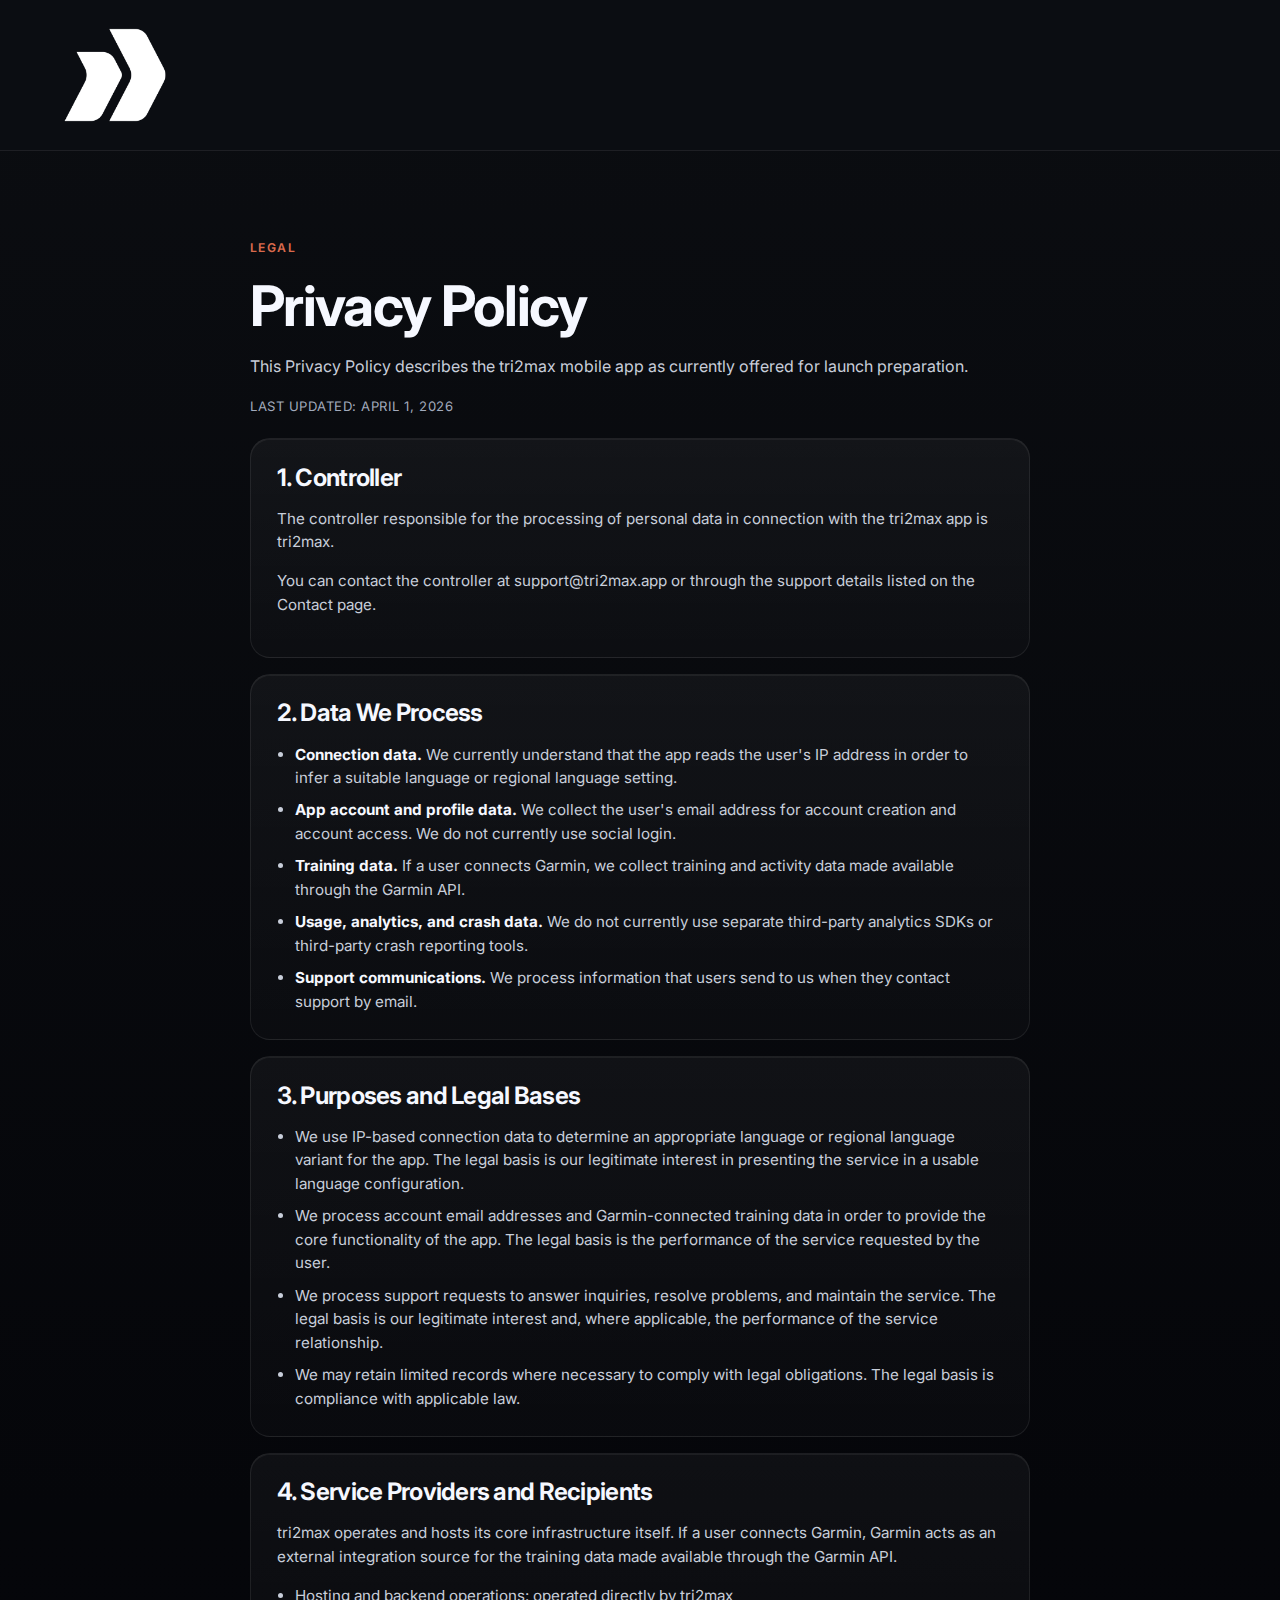
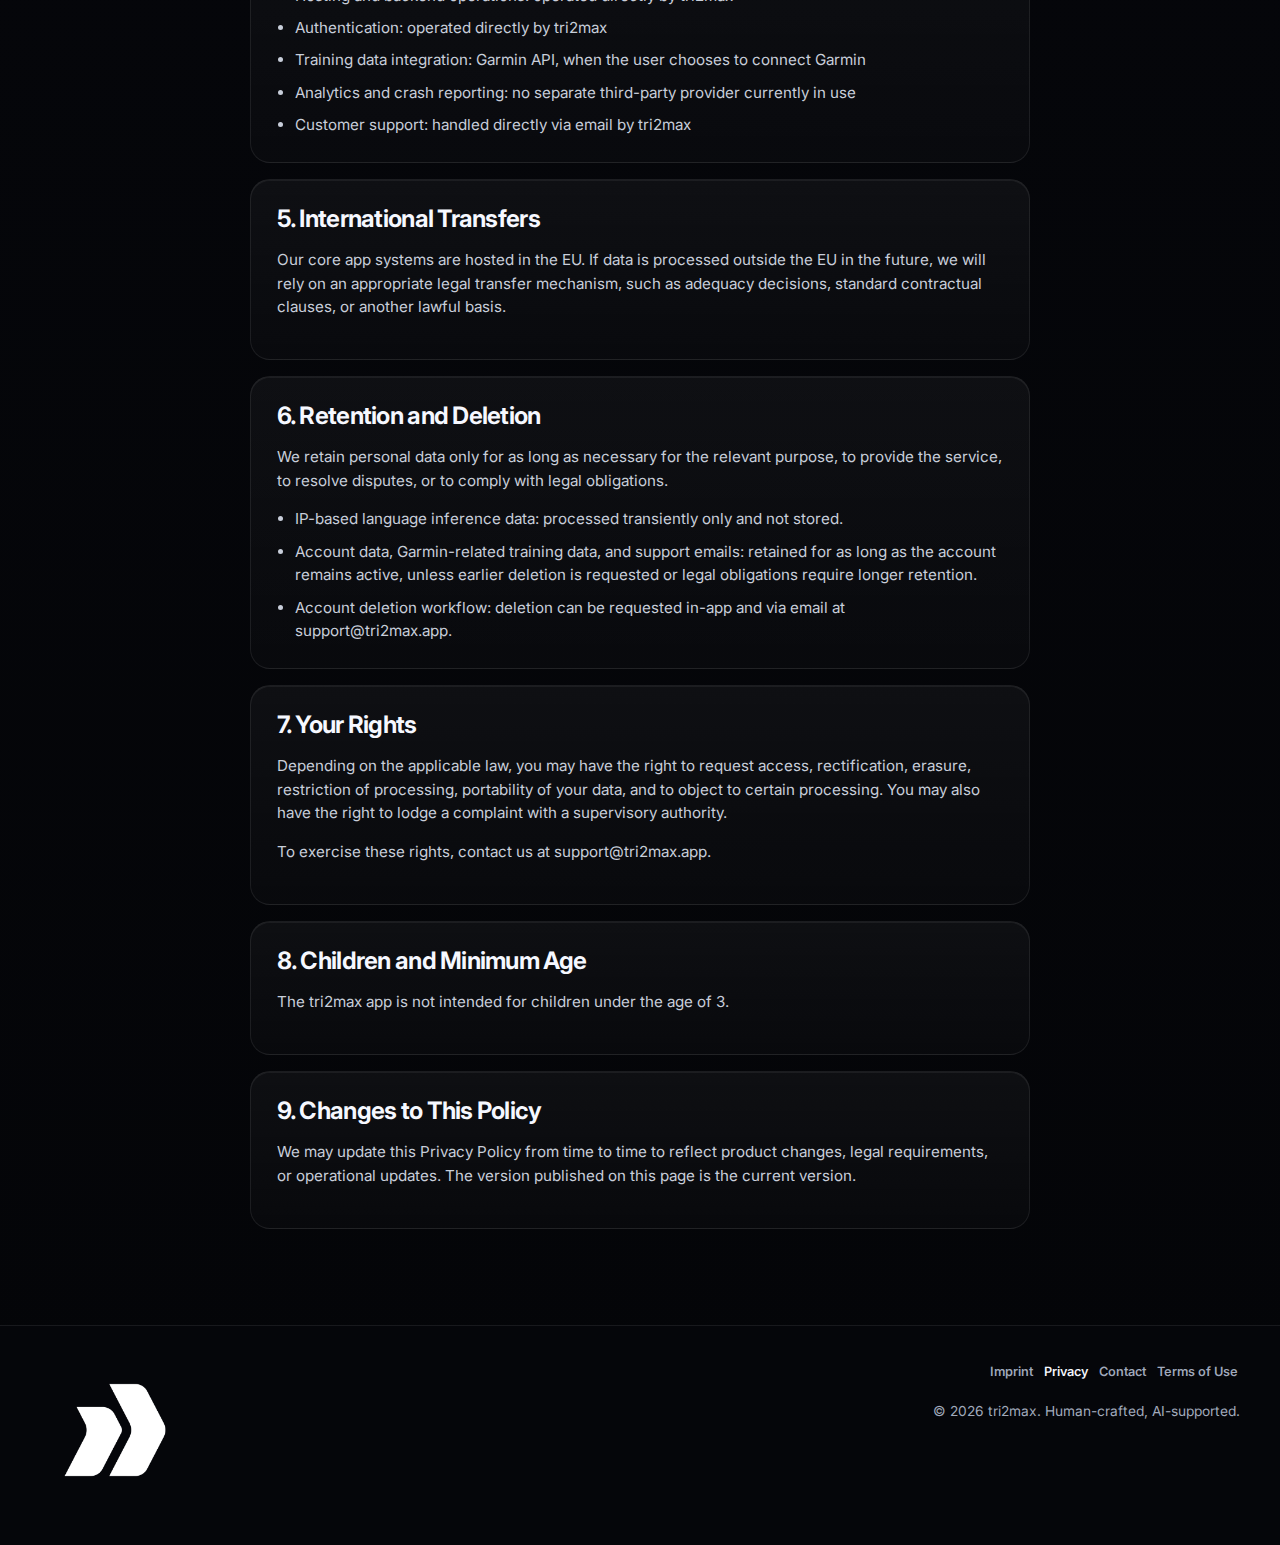
<file: privacy/index.html>
<!doctype html>
<html lang="en">
<head>
  <meta charset="utf-8">
  <meta name="viewport" content="width=device-width, initial-scale=1">
  <title>Privacy Policy | tri2max</title>
  <meta name="description" content="Privacy Policy for the tri2max app, including current app data use and placeholders for open legal and technical details.">
  <meta name="robots" content="index,follow">
  <link rel="canonical" href="https://tri2max.app/privacy">
  <meta property="og:type" content="website">
  <meta property="og:site_name" content="tri2max">
  <meta property="og:locale" content="en_US">
  <meta property="og:url" content="https://tri2max.app/privacy">
  <meta property="og:title" content="Privacy Policy | tri2max">
  <meta property="og:description" content="App privacy information for tri2max.">
  <meta property="og:image" content="https://tri2max.app/assets/images/screenshot.png">
  <meta name="twitter:card" content="summary_large_image">
  <meta name="twitter:title" content="Privacy Policy | tri2max">
  <meta name="twitter:description" content="App privacy information for tri2max.">
  <meta name="twitter:image" content="https://tri2max.app/assets/images/screenshot.png">
  <meta name="theme-color" content="#08090d">
  <link rel="icon" type="image/png" href="../assets/icons/brand/tri2max_logo_white_favicon.png">
  <link rel="preconnect" href="https://fonts.googleapis.com">
  <link rel="preconnect" href="https://fonts.gstatic.com" crossorigin>
  <link href="https://fonts.googleapis.com/css2?family=Inter:wght@400;500;600;700;800&display=swap" rel="stylesheet">
  <link rel="stylesheet" href="../site.css?v=20260401-1">
</head>
<body class="legal-body">
  <a class="skip-link" href="#main-content">Skip to content</a>

  <header class="site-header site-header-legal">
    <div class="container nav-shell legal-nav-shell">
      <a class="brand" href="/" aria-label="tri2max home">
        <img src="../assets/icons/brand/tri2max_logo_white.png" alt="tri2max" width="160" height="32" decoding="async" fetchpriority="high">
      </a>
    </div>
  </header>

  <main id="main-content" class="legal-main">
    <section class="legal-hero">
      <div class="legal-shell">
        <p class="eyebrow">Legal</p>
        <h1 class="legal-title">Privacy Policy</h1>
        <p class="legal-subtitle">This Privacy Policy describes the tri2max mobile app as currently offered for launch preparation.</p>
        <p class="legal-meta">Last updated: April 1, 2026</p>
      </div>
    </section>

    <section>
      <div class="legal-shell legal-flow">
        <article class="legal-card">
          <h2>1. Controller</h2>
          <p>The controller responsible for the processing of personal data in connection with the tri2max app is tri2max.</p>
          <p>You can contact the controller at <a href="mailto:support@tri2max.app">support@tri2max.app</a> or through the support details listed on the <a href="/contact">Contact</a> page.</p>
        </article>

        <article class="legal-card">
          <h2>2. Data We Process</h2>
          <ul>
            <li><strong>Connection data.</strong> We currently understand that the app reads the user's IP address in order to infer a suitable language or regional language setting.</li>
            <li><strong>App account and profile data.</strong> We collect the user's email address for account creation and account access. We do not currently use social login.</li>
            <li><strong>Training data.</strong> If a user connects Garmin, we collect training and activity data made available through the Garmin API.</li>
            <li><strong>Usage, analytics, and crash data.</strong> We do not currently use separate third-party analytics SDKs or third-party crash reporting tools.</li>
            <li><strong>Support communications.</strong> We process information that users send to us when they contact support by email.</li>
          </ul>
        </article>

        <article class="legal-card">
          <h2>3. Purposes and Legal Bases</h2>
          <ul>
            <li>We use IP-based connection data to determine an appropriate language or regional language variant for the app. The legal basis is our legitimate interest in presenting the service in a usable language configuration.</li>
            <li>We process account email addresses and Garmin-connected training data in order to provide the core functionality of the app. The legal basis is the performance of the service requested by the user.</li>
            <li>We process support requests to answer inquiries, resolve problems, and maintain the service. The legal basis is our legitimate interest and, where applicable, the performance of the service relationship.</li>
            <li>We may retain limited records where necessary to comply with legal obligations. The legal basis is compliance with applicable law.</li>
          </ul>
        </article>

        <article class="legal-card">
          <h2>4. Service Providers and Recipients</h2>
          <p>tri2max operates and hosts its core infrastructure itself. If a user connects Garmin, Garmin acts as an external integration source for the training data made available through the Garmin API.</p>
          <ul>
            <li>Hosting and backend operations: operated directly by tri2max</li>
            <li>Authentication: operated directly by tri2max</li>
            <li>Training data integration: Garmin API, when the user chooses to connect Garmin</li>
            <li>Analytics and crash reporting: no separate third-party provider currently in use</li>
            <li>Customer support: handled directly via email by tri2max</li>
          </ul>
        </article>

        <article class="legal-card">
          <h2>5. International Transfers</h2>
          <p>Our core app systems are hosted in the EU. If data is processed outside the EU in the future, we will rely on an appropriate legal transfer mechanism, such as adequacy decisions, standard contractual clauses, or another lawful basis.</p>
        </article>

        <article class="legal-card">
          <h2>6. Retention and Deletion</h2>
          <p>We retain personal data only for as long as necessary for the relevant purpose, to provide the service, to resolve disputes, or to comply with legal obligations.</p>
          <ul>
            <li>IP-based language inference data: processed transiently only and not stored.</li>
            <li>Account data, Garmin-related training data, and support emails: retained for as long as the account remains active, unless earlier deletion is requested or legal obligations require longer retention.</li>
            <li>Account deletion workflow: deletion can be requested in-app and via email at <a href="mailto:support@tri2max.app">support@tri2max.app</a>.</li>
          </ul>
        </article>

        <article class="legal-card">
          <h2>7. Your Rights</h2>
          <p>Depending on the applicable law, you may have the right to request access, rectification, erasure, restriction of processing, portability of your data, and to object to certain processing. You may also have the right to lodge a complaint with a supervisory authority.</p>
          <p>To exercise these rights, contact us at <a href="mailto:support@tri2max.app">support@tri2max.app</a>.</p>
        </article>

        <article class="legal-card">
          <h2>8. Children and Minimum Age</h2>
          <p>The tri2max app is not intended for children under the age of 3.</p>
        </article>

        <article class="legal-card">
          <h2>9. Changes to This Policy</h2>
          <p>We may update this Privacy Policy from time to time to reflect product changes, legal requirements, or operational updates. The version published on this page is the current version.</p>
        </article>
      </div>
    </section>
  </main>

  <footer class="site-footer legal-footer">
    <div class="container footer-shell">
      <a class="brand footer-brand" href="/" aria-label="tri2max home">
        <img src="../assets/icons/brand/tri2max_logo_white.png" alt="tri2max" width="124" height="24">
      </a>
      <div class="footer-meta">
        <nav class="footer-links" aria-label="Legal pages">
          <a href="/imprint">Imprint</a>
          <a href="/privacy" aria-current="page">Privacy</a>
          <a href="/contact">Contact</a>
          <a href="/terms-of-use">Terms of Use</a>
        </nav>
        <p>&copy; 2026 tri2max. Human-crafted, AI-supported.</p>
      </div>
    </div>
  </footer>
</body>
</html>
</file>
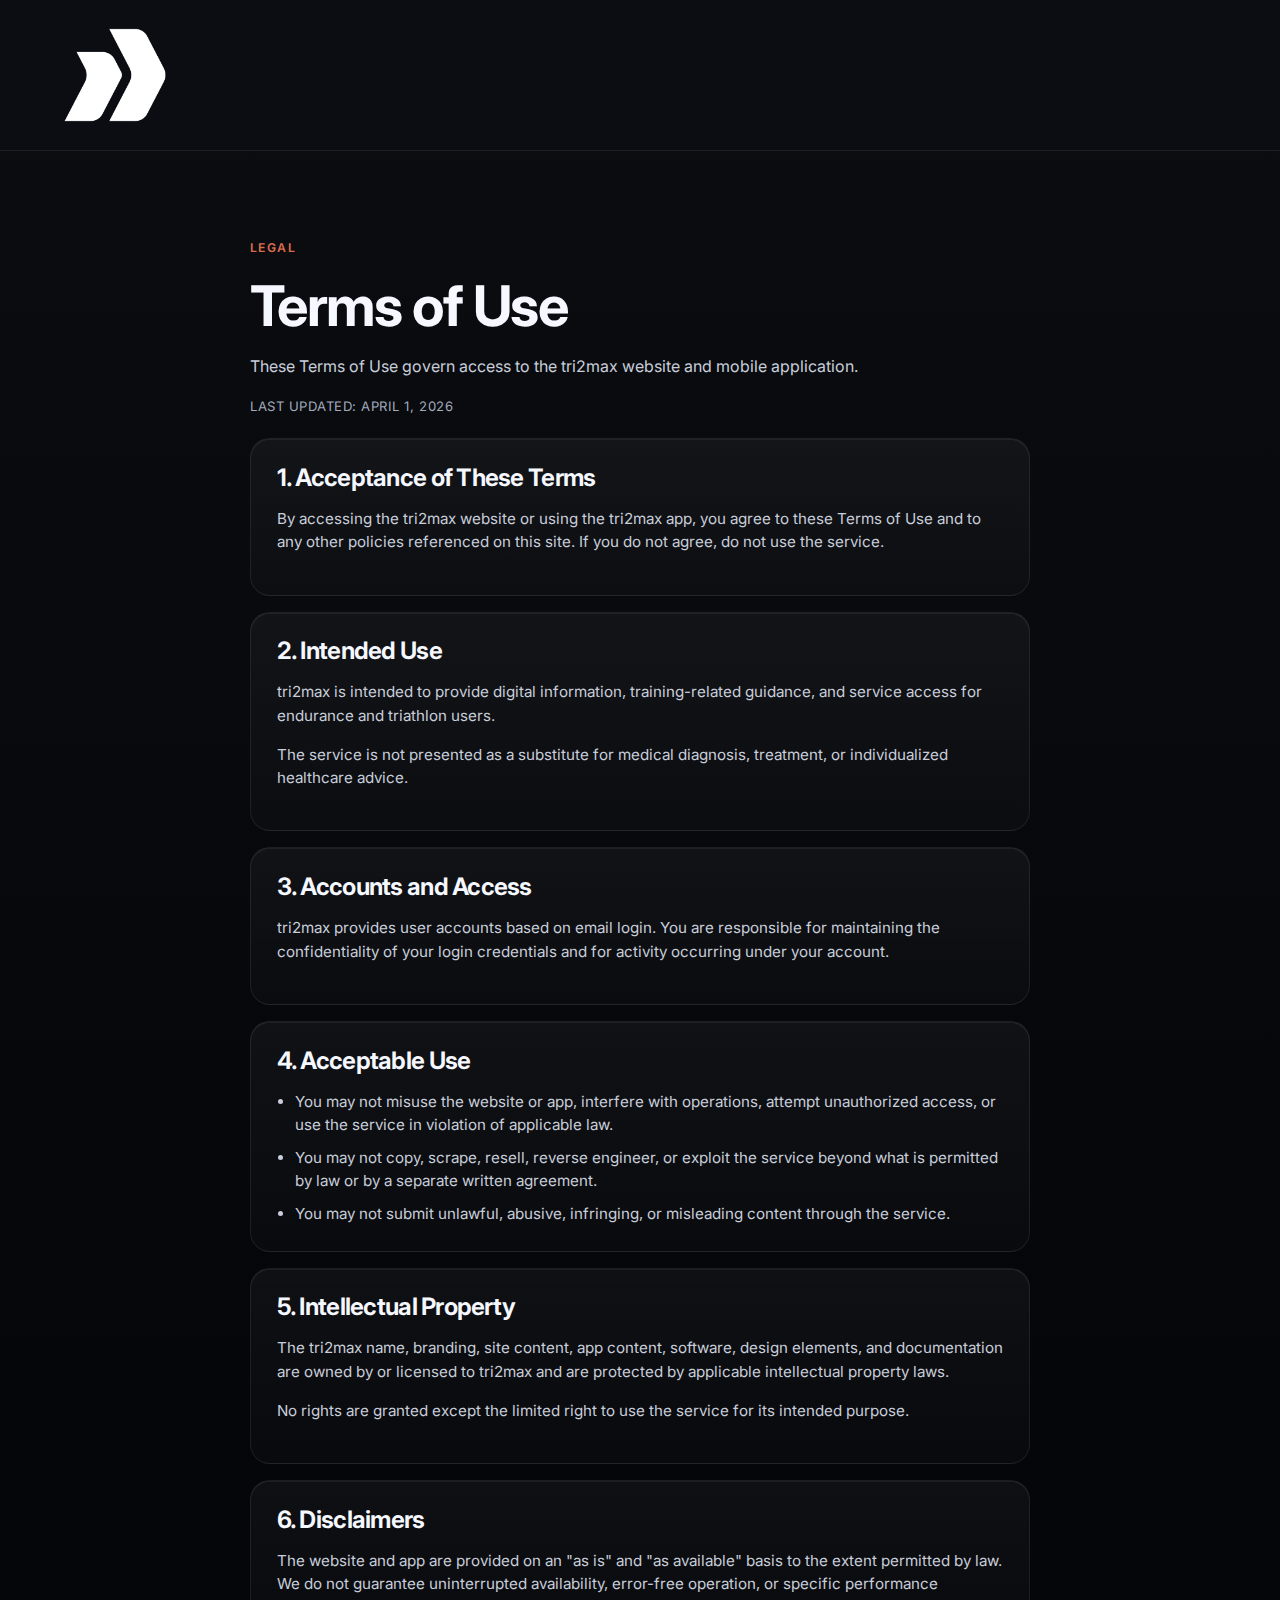
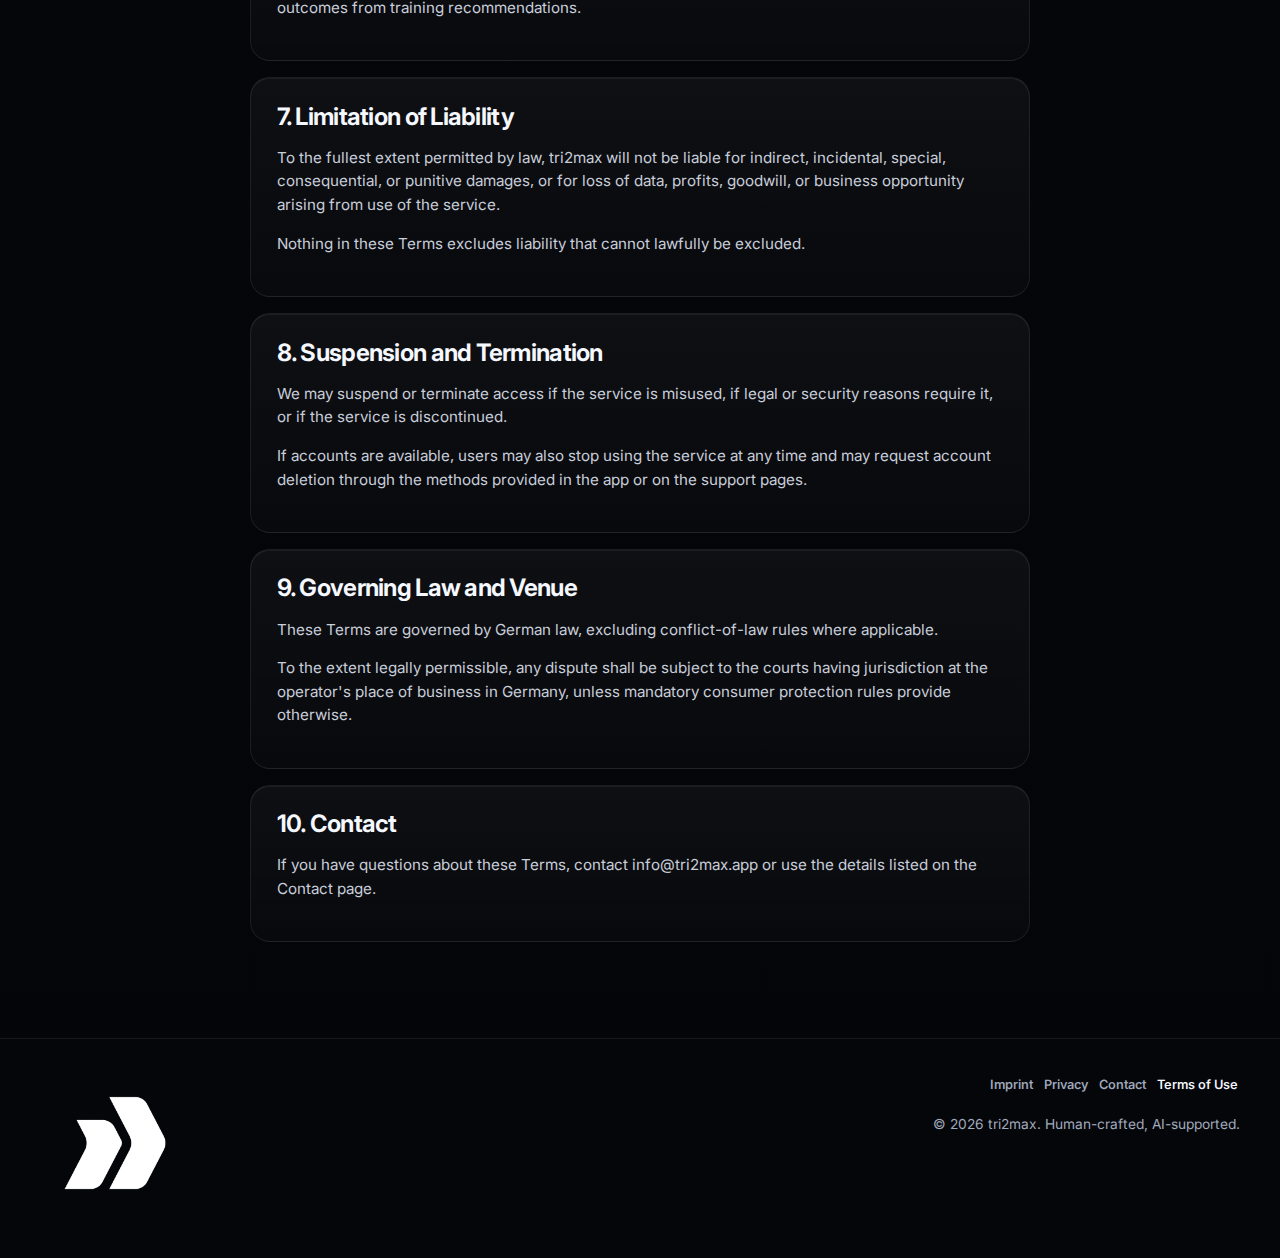
<file: terms-of-use/index.html>
<!doctype html>
<html lang="en">
<head>
  <meta charset="utf-8">
  <meta name="viewport" content="width=device-width, initial-scale=1">
  <title>Terms of Use | tri2max</title>
  <meta name="description" content="Terms of Use for the tri2max website and app, including placeholders for launch-specific legal details.">
  <meta name="robots" content="index,follow">
  <link rel="canonical" href="https://tri2max.app/terms-of-use">
  <meta property="og:type" content="website">
  <meta property="og:site_name" content="tri2max">
  <meta property="og:locale" content="en_US">
  <meta property="og:url" content="https://tri2max.app/terms-of-use">
  <meta property="og:title" content="Terms of Use | tri2max">
  <meta property="og:description" content="Terms governing access to the tri2max website and app.">
  <meta property="og:image" content="https://tri2max.app/assets/images/screenshot.png">
  <meta name="twitter:card" content="summary_large_image">
  <meta name="twitter:title" content="Terms of Use | tri2max">
  <meta name="twitter:description" content="Terms governing access to the tri2max website and app.">
  <meta name="twitter:image" content="https://tri2max.app/assets/images/screenshot.png">
  <meta name="theme-color" content="#08090d">
  <link rel="icon" type="image/png" href="../assets/icons/brand/tri2max_logo_white_favicon.png">
  <link rel="preconnect" href="https://fonts.googleapis.com">
  <link rel="preconnect" href="https://fonts.gstatic.com" crossorigin>
  <link href="https://fonts.googleapis.com/css2?family=Inter:wght@400;500;600;700;800&display=swap" rel="stylesheet">
  <link rel="stylesheet" href="../site.css?v=20260401-1">
</head>
<body class="legal-body">
  <a class="skip-link" href="#main-content">Skip to content</a>

  <header class="site-header site-header-legal">
    <div class="container nav-shell legal-nav-shell">
      <a class="brand" href="/" aria-label="tri2max home">
        <img src="../assets/icons/brand/tri2max_logo_white.png" alt="tri2max" width="160" height="32" decoding="async" fetchpriority="high">
      </a>
    </div>
  </header>

  <main id="main-content" class="legal-main">
    <section class="legal-hero">
      <div class="legal-shell">
        <p class="eyebrow">Legal</p>
        <h1 class="legal-title">Terms of Use</h1>
        <p class="legal-subtitle">These Terms of Use govern access to the tri2max website and mobile application.</p>
        <p class="legal-meta">Last updated: April 1, 2026</p>
      </div>
    </section>

    <section>
      <div class="legal-shell legal-flow">
        <article class="legal-card">
          <h2>1. Acceptance of These Terms</h2>
          <p>By accessing the tri2max website or using the tri2max app, you agree to these Terms of Use and to any other policies referenced on this site. If you do not agree, do not use the service.</p>
        </article>

        <article class="legal-card">
          <h2>2. Intended Use</h2>
          <p>tri2max is intended to provide digital information, training-related guidance, and service access for endurance and triathlon users.</p>
          <p>The service is not presented as a substitute for medical diagnosis, treatment, or individualized healthcare advice.</p>
        </article>

        <article class="legal-card">
          <h2>3. Accounts and Access</h2>
          <p>tri2max provides user accounts based on email login. You are responsible for maintaining the confidentiality of your login credentials and for activity occurring under your account.</p>
        </article>

        <article class="legal-card">
          <h2>4. Acceptable Use</h2>
          <ul>
            <li>You may not misuse the website or app, interfere with operations, attempt unauthorized access, or use the service in violation of applicable law.</li>
            <li>You may not copy, scrape, resell, reverse engineer, or exploit the service beyond what is permitted by law or by a separate written agreement.</li>
            <li>You may not submit unlawful, abusive, infringing, or misleading content through the service.</li>
          </ul>
        </article>

        <article class="legal-card">
          <h2>5. Intellectual Property</h2>
          <p>The tri2max name, branding, site content, app content, software, design elements, and documentation are owned by or licensed to tri2max and are protected by applicable intellectual property laws.</p>
          <p>No rights are granted except the limited right to use the service for its intended purpose.</p>
        </article>

        <article class="legal-card">
          <h2>6. Disclaimers</h2>
          <p>The website and app are provided on an "as is" and "as available" basis to the extent permitted by law. We do not guarantee uninterrupted availability, error-free operation, or specific performance outcomes from training recommendations.</p>
        </article>

        <article class="legal-card">
          <h2>7. Limitation of Liability</h2>
          <p>To the fullest extent permitted by law, tri2max will not be liable for indirect, incidental, special, consequential, or punitive damages, or for loss of data, profits, goodwill, or business opportunity arising from use of the service.</p>
          <p>Nothing in these Terms excludes liability that cannot lawfully be excluded.</p>
        </article>

        <article class="legal-card">
          <h2>8. Suspension and Termination</h2>
          <p>We may suspend or terminate access if the service is misused, if legal or security reasons require it, or if the service is discontinued.</p>
          <p>If accounts are available, users may also stop using the service at any time and may request account deletion through the methods provided in the app or on the support pages.</p>
        </article>

        <article class="legal-card">
          <h2>9. Governing Law and Venue</h2>
          <p>These Terms are governed by German law, excluding conflict-of-law rules where applicable.</p>
          <p>To the extent legally permissible, any dispute shall be subject to the courts having jurisdiction at the operator's place of business in Germany, unless mandatory consumer protection rules provide otherwise.</p>
        </article>

        <article class="legal-card">
          <h2>10. Contact</h2>
          <p>If you have questions about these Terms, contact <a href="mailto:info@tri2max.app">info@tri2max.app</a> or use the details listed on the <a href="/contact">Contact</a> page.</p>
        </article>
      </div>
    </section>
  </main>

  <footer class="site-footer legal-footer">
    <div class="container footer-shell">
      <a class="brand footer-brand" href="/" aria-label="tri2max home">
        <img src="../assets/icons/brand/tri2max_logo_white.png" alt="tri2max" width="124" height="24">
      </a>
      <div class="footer-meta">
        <nav class="footer-links" aria-label="Legal pages">
          <a href="/imprint">Imprint</a>
          <a href="/privacy">Privacy</a>
          <a href="/contact">Contact</a>
          <a href="/terms-of-use" aria-current="page">Terms of Use</a>
        </nav>
        <p>&copy; 2026 tri2max. Human-crafted, AI-supported.</p>
      </div>
    </div>
  </footer>
</body>
</html>
</file>
<file: assets/css/site.css>
﻿:root {
  --font-sans: "Inter", "Segoe UI", "Helvetica Neue", sans-serif;
  --bg-0: #08090b;
  --bg-1: #0d0e10;
  --bg-2: #17191d;
  --surface-1: #10131d;
  --surface-2: #121726;
  --surface-3: #171d2e;
  --text: #f6f8ff;
  --text-soft: #c8ceda;
  --text-muted: #a1aabc;
  --line-soft: rgba(255, 255, 255, 0.08);
  --line-mid: rgba(255, 255, 255, 0.13);
  --accent: #c2401f;
  --accent-soft: rgba(194, 64, 31, 0.17);
  --radius-sm: 12px;
  --radius-md: 18px;
  --radius-lg: 28px;
  --container: min(1200px, calc(100% - 2.6rem));
  --shadow-elev: 0 12px 34px rgba(0, 0, 0, 0.36);
  --shadow-card: 0 8px 22px rgba(0, 0, 0, 0.3);
}

* {
  box-sizing: border-box;
}

html {
  scroll-behavior: smooth;
  overflow-x: hidden;
  max-width: 100%;
}

body {
  margin: 0;
  min-height: 100vh;
  overflow-x: hidden;
  max-width: 100%;
  font-family: var(--font-sans);
  color: var(--text);
  background: radial-gradient(960px 560px at 88% -10%, rgba(194, 64, 31, 0.07), transparent 66%), linear-gradient(180deg, #0b0d11, #06070a 54%, #040508);
  line-height: 1.55;
  text-rendering: optimizeLegibility;
  -webkit-font-smoothing: antialiased;
}

body::before {
  content: none;
}

body::after {
  content: none;
}

img {
  max-width: 100%;
  display: block;
}

a {
  color: inherit;
  text-decoration: none;
}

.container {
  width: var(--container);
  margin-inline: auto;
}

.section {
  padding: clamp(5rem, 11vw, 9.25rem) 0;
}

.section:not(.hero) {
  content-visibility: auto;
  contain-intrinsic-size: 900px;
}

.section::before {
  content: none;
}

.section-muted::before {
  content: none;
}

.section-tint::before {
  content: none;
}

.section-showcase {
  padding-top: clamp(2.2rem, 6vw, 4rem);
  padding-bottom: clamp(3.8rem, 8.5vw, 6rem);
}

.site-header {
  position: sticky;
  top: 0;
  left: 0;
  right: 0;
  width: 100%;
  max-width: 100%;
  margin-left: 0;
  margin-right: 0;
  z-index: 40;
  border-bottom: 1px solid var(--line-soft);
  backdrop-filter: none;
  background: #0b0d12;
  transition: border-color 240ms ease, background-color 240ms ease;
}

.site-header.is-scrolled {
  border-bottom-color: var(--line-soft);
  background: #0b0d12;
}

.nav-shell {
  display: flex;
  align-items: center;
  justify-content: space-between;
  min-height: 4.85rem;
  gap: 1rem;
}

.brand {
  display: inline-flex;
  align-items: center;
}

.brand img {
  width: 138px;
  height: auto;
}

.nav-toggle {
  width: 2.5rem;
  height: 2.5rem;
  border: 1px solid var(--line-soft);
  border-radius: 12px;
  background: rgba(255, 255, 255, 0.04);
  color: var(--text);
  padding: 0;
  cursor: pointer;
  display: inline-grid;
  place-items: center;
}

.nav-toggle:hover,
.nav-toggle:focus-visible {
  background: rgba(255, 255, 255, 0.08);
  outline: none;
}

.nav-burger {
  width: 0.95rem;
  height: 0.65rem;
  position: relative;
  display: block;
}

.nav-burger::before,
.nav-burger::after,
.nav-burger {
  background: transparent;
}

.nav-burger::before,
.nav-burger::after {
  content: "";
  position: absolute;
  left: 0;
  width: 100%;
  height: 1.5px;
  border-radius: 999px;
  background: currentColor;
  transition: transform 180ms ease, opacity 180ms ease;
}

.nav-burger::before {
  top: 0.08rem;
}

.nav-burger::after {
  bottom: 0.08rem;
}

.nav-toggle.is-open .nav-burger::before {
  transform: translateY(0.24rem) rotate(45deg);
}

.nav-toggle.is-open .nav-burger::after {
  transform: translateY(-0.24rem) rotate(-45deg);
}

.primary-nav {
  position: absolute;
  top: calc(100% + 0.65rem);
  right: 1.35rem;
  left: 1.35rem;
  background: rgba(14, 17, 27, 0.96);
  border: 1px solid var(--line-mid);
  border-radius: 16px;
  box-shadow: var(--shadow-elev);
  backdrop-filter: none;
  display: none;
  padding: 0.75rem;
  gap: 0.35rem;
  flex-direction: column;
}

.primary-nav.is-open {
  display: flex;
}

.primary-nav a {
  color: var(--text-muted);
  font-weight: 560;
  font-size: 0.93rem;
  padding: 0.62rem 0.74rem;
  border-radius: 10px;
  transition: color 180ms ease, background-color 180ms ease;
}

.primary-nav a:hover,
.primary-nav a:focus-visible {
  color: var(--text);
  background: rgba(255, 255, 255, 0.05);
  outline: none;
}

.btn {
  display: inline-flex;
  align-items: center;
  justify-content: center;
  gap: 0.5rem;
  border-radius: 999px;
  border: 1px solid transparent;
  font: inherit;
  font-weight: 600;
  font-size: 0.94rem;
  letter-spacing: 0.01em;
  line-height: 1;
  padding: 0.9rem 1.32rem;
  cursor: pointer;
  transition: transform 220ms ease, box-shadow 220ms ease, background-color 220ms ease, border-color 220ms ease, color 220ms ease;
}

.btn:hover,
.btn:focus-visible {
  transform: translateY(-1px);
  box-shadow: 0 12px 26px rgba(0, 0, 0, 0.45);
  outline: none;
}

.btn-primary {
  color: #fff;
  border-color: rgba(194, 64, 31, 0.72);
  background: linear-gradient(180deg, #d15331, #b43a1b);
}

.btn-primary:hover,
.btn-primary:focus-visible {
  border-color: rgba(194, 64, 31, 0.95);
  background: linear-gradient(180deg, #d65e3d, #be3f1f);
}

.btn-ghost {
  color: var(--text-soft);
  border-color: var(--line-soft);
  background: rgba(255, 255, 255, 0.02);
}

.btn-ghost:hover,
.btn-ghost:focus-visible {
  color: var(--text);
  border-color: var(--line-mid);
  background: rgba(255, 255, 255, 0.06);
}

.btn-nav {
  margin-top: 0.36rem;
  color: #fff;
  background: rgba(255, 255, 255, 0.08);
  border-color: var(--line-mid);
}

.hero {
  overflow: hidden;
  padding-top: clamp(4.1rem, 10vw, 8.1rem);
}

.hero-grid {
  display: grid;
  gap: clamp(2rem, 4vw, 3.9rem);
  align-items: start;
}

.hero-copy {
  max-width: 44rem;
  order: 1;
}

.hero-visual {
  display: grid;
  gap: 1rem;
  order: 2;
}

.eyebrow {
  display: inline-flex;
  align-items: center;
  margin: 0 0 1.1rem;
  color: #d96a4d;
  font-size: 0.76rem;
  font-weight: 620;
  letter-spacing: 0.12em;
  text-transform: uppercase;
}

h1,
h2,
h3 {
  margin: 0;
  letter-spacing: -0.03em;
}

h1 {
  font-size: clamp(2.45rem, 7vw, 5.65rem);
  line-height: 0.98;
  font-weight: 700;
  margin-bottom: 1.2rem;
}

h2 {
  font-size: clamp(1.78rem, 4.3vw, 3.32rem);
  line-height: 1.03;
  font-weight: 670;
}

h3 {
  font-size: clamp(1.06rem, 2.5vw, 1.3rem);
  line-height: 1.25;
  font-weight: 620;
}

.lead {
  margin: 0;
  color: var(--text-soft);
  font-size: clamp(1.04rem, 2vw, 1.24rem);
  max-width: 41rem;
}

.hero-actions {
  margin-top: 2.1rem;
  display: flex;
  flex-wrap: wrap;
  gap: 0.82rem;
}

.hero-points {
  margin: 2rem 0 0;
  padding: 0;
  list-style: none;
  display: grid;
  gap: 0.72rem;
}

.hero-points li {
  color: var(--text-muted);
  font-size: 0.93rem;
  display: flex;
  gap: 0.6rem;
}

.hero-points li::before {
  content: "";
  margin-top: 0.56rem;
  flex: 0 0 0.46rem;
  width: 0.46rem;
  height: 0.46rem;
  border-radius: 50%;
  background: var(--accent);
  opacity: 0.72;
}

.hero-panel {
  border: 1px solid var(--line-mid);
  border-radius: var(--radius-lg);
  background: linear-gradient(180deg, rgba(255, 255, 255, 0.055), rgba(255, 255, 255, 0.018));
  box-shadow: var(--shadow-elev), inset 0 1px 0 rgba(255, 255, 255, 0.08);
  backdrop-filter: none;
  padding: clamp(1.2rem, 4vw, 1.8rem);
}

.panel-label {
  font-size: 0.72rem;
  font-weight: 640;
  letter-spacing: 0.14em;
  text-transform: uppercase;
  color: var(--text-muted);
  margin: 0 0 0.8rem;
}

.hero-panel h2 {
  font-size: clamp(1.2rem, 2.4vw, 1.52rem);
  line-height: 1.2;
  letter-spacing: -0.015em;
  margin-bottom: 0.12rem;
}

.plan-list {
  margin: 1.25rem 0 0;
  padding: 0;
  list-style: none;
  display: grid;
  gap: 0.36rem;
}

.plan-list li {
  margin: 0;
}

.plan-day {
  width: 100%;
  height: 4.7rem;
  border: 1px solid var(--line-soft);
  border-radius: 14px;
  background: rgba(255, 255, 255, 0.015);
  color: var(--text-soft);
  display: grid;
  grid-template-columns: 2.65rem minmax(0, 1fr) 3rem;
  align-items: center;
  gap: 0.64rem;
  padding: 0.56rem 0.78rem;
  text-align: left;
  transition: border-color 180ms ease, background-color 180ms ease, transform 180ms ease;
  cursor: pointer;
}

.plan-day:hover,
.plan-day:focus-visible {
  border-color: var(--line-mid);
  background: rgba(255, 255, 255, 0.055);
  outline: none;
}

.plan-day.is-selected {
  border-color: rgba(194, 64, 31, 0.58);
  background: linear-gradient(180deg, rgba(194, 64, 31, 0.16), rgba(255, 255, 255, 0.05));
  box-shadow: inset 0 1px 0 rgba(255, 255, 255, 0.1);
}

.plan-list.is-static .plan-day {
  cursor: default;
}

.plan-day-code {
  color: var(--text-muted);
  font-size: 0.89rem;
  font-weight: 620;
  letter-spacing: 0.03em;
  line-height: 1;
  text-align: center;
  align-self: center;
}

.plan-sessions {
  display: grid;
  gap: 0.3rem;
  align-content: center;
  min-height: 0;
  align-self: center;
}

.plan-session {
  display: grid;
  grid-template-columns: 1.9rem minmax(0, 1fr);
  align-items: center;
  column-gap: 0.44rem;
  min-height: 1.54rem;
}

.plan-session img {
  width: 1.3rem;
  height: 1.3rem;
  border-radius: 8px;
  border: 1px solid var(--line-soft);
  background: rgba(255, 255, 255, 0.03);
  padding: 0.12rem;
  object-fit: contain;
  opacity: 0.98;
  filter: grayscale(0.08) brightness(1.08);
}

.plan-session span {
  color: var(--text-soft);
  font-size: 0.84rem;
  font-weight: 570;
  letter-spacing: 0.01em;
  line-height: 1.16;
  white-space: nowrap;
  overflow: hidden;
  text-overflow: ellipsis;
}

.plan-sessions-empty {
  display: flex;
  align-items: center;
}

.plan-session-name {
  color: var(--text-muted);
  font-size: 0.84rem;
  font-weight: 560;
}

.plan-metrics {
  display: grid;
  align-content: center;
  justify-items: end;
  gap: 0.12rem;
  text-align: right;
  align-self: center;
}

.plan-volume {
  color: var(--text-muted);
  font-size: 0.64rem;
  font-weight: 620;
  letter-spacing: 0.06em;
  text-transform: uppercase;
  line-height: 1;
}

.plan-load {
  color: #e2e7f2;
  font-size: 0.98rem;
  font-weight: 620;
  text-align: right;
  line-height: 1;
  opacity: 0.98;
}

.plan-detail {
  margin-top: 0.92rem;
  border: 1px solid var(--line-soft);
  border-radius: 14px;
  background: rgba(255, 255, 255, 0.02);
  padding: 0.95rem 0.95rem 0.9rem;
  height: 12rem;
  overflow: hidden;
  display: grid;
  align-content: start;
  transition: opacity 220ms ease, transform 220ms ease;
  box-shadow: inset 0 1px 0 rgba(255, 255, 255, 0.08);
}

.plan-detail.is-updating {
  opacity: 0.52;
  transform: translateY(4px);
}

.plan-detail-day {
  margin: 0;
  color: #de7458;
  font-size: 0.75rem;
  font-weight: 620;
  letter-spacing: 0.1em;
  text-transform: uppercase;
}

.plan-detail-title {
  margin-top: 0.45rem;
  font-size: 0.98rem;
  line-height: 1.24;
  font-weight: 610;
  color: var(--text);
}

.plan-detail-meta {
  margin: 0.6rem 0 0;
  color: var(--text-soft);
  font-size: 0.81rem;
}

.plan-detail-copy {
  margin: 0.52rem 0 0;
  color: var(--text-muted);
  font-size: 0.84rem;
  line-height: 1.35;
}

.hero-shot {
  margin: 0;
  width: min(100%, 17rem);
  justify-self: center;
  height: auto;
  filter: none;
}

.panel-note {
  margin: 0;
  color: var(--text-muted);
  font-size: 0.87rem;
}

.hero-orb {
  position: absolute;
  right: -6rem;
  top: -0.4rem;
  width: min(60vw, 42rem);
  aspect-ratio: 1;
  border-radius: 50%;
  background:
    radial-gradient(circle at 30% 26%, rgba(255, 255, 255, 0.16), rgba(255, 255, 255, 0)),
    radial-gradient(circle at 73% 72%, rgba(194, 64, 31, 0.21), rgba(194, 64, 31, 0));
  filter: none;
  z-index: -1;
  animation: none;
}

main {
  width: 100%;
  max-width: 100%;
  overflow-x: hidden;
}

@keyframes floatOrb {
  0%,
  100% {
    transform: translate3d(0, 0, 0);
  }
  50% {
    transform: translate3d(-20px, 18px, 0);
  }
}

.section-head {
  max-width: 52rem;
  margin-bottom: clamp(2rem, 4vw, 3rem);
}

.section-head .lead-sm {
  margin: 1rem 0 0;
  color: var(--text-soft);
  font-size: 1rem;
  max-width: 41rem;
}

.grid {
  display: grid;
  gap: 1.05rem;
}

.grid-3,
.grid-2 {
  grid-template-columns: 1fr;
}

.card {
  border: 1px solid var(--line-soft);
  border-radius: var(--radius-md);
  background: linear-gradient(180deg, rgba(255, 255, 255, 0.04), rgba(255, 255, 255, 0.015));
  box-shadow: var(--shadow-card), inset 0 1px 0 rgba(255, 255, 255, 0.07);
  padding: clamp(1.2rem, 3vw, 1.6rem);
  transition: border-color 180ms ease, background-color 180ms ease;
}

.card:hover {
  border-color: var(--line-mid);
  background: linear-gradient(180deg, rgba(255, 255, 255, 0.055), rgba(255, 255, 255, 0.02));
}

.card p {
  margin: 0.75rem 0 0;
  color: var(--text-muted);
  font-size: 0.94rem;
}

.card-emphasis {
  border-color: rgba(194, 64, 31, 0.35);
  background: linear-gradient(180deg, rgba(194, 64, 31, 0.1), rgba(255, 255, 255, 0.018) 52%);
}

.feature-card {
  min-height: 12.4rem;
}

.feature-kicker {
  margin: 0;
  color: #de7458;
  font-size: 0.73rem;
  font-weight: 620;
  text-transform: uppercase;
  letter-spacing: 0.12em;
}

.feature-card h3 {
  margin-top: 0.52rem;
}

.showcase-shell {
  display: grid;
  grid-template-columns: 1fr;
  gap: 1rem;
  align-items: stretch;
}

.visual-column {
  display: grid;
  gap: 0.75rem;
}

.visual-chip {
  margin: 0;
  border-radius: 14px;
  border: 1px solid var(--line-soft);
  background: rgba(255, 255, 255, 0.02);
  display: grid;
  align-items: center;
  min-height: 5.1rem;
  padding: 0.78rem 0.85rem;
}

.visual-chip h3 {
  font-size: 0.9rem;
  margin: 0;
}

.visual-chip p {
  margin: 0.26rem 0 0;
  color: var(--text-muted);
  font-size: 0.81rem;
  line-height: 1.3;
}

.showcase-shot {
  width: min(100%, 22.25rem);
  height: auto;
  justify-self: center;
  align-self: center;
  border-radius: 0;
  border: 0;
  background: transparent;
  box-shadow: none;
  padding: 0;
  filter: none;
}

.screenshot-section::before {
  content: none;
}

.screenshot-layout {
  display: grid;
  gap: 1.4rem;
  align-items: center;
}

.philosophy-grid {
  display: grid;
  gap: 1.2rem;
  align-items: start;
}

.stack {
  display: grid;
  gap: 0.8rem;
}

.stack-item {
  border: 1px solid var(--line-soft);
  border-left: 2px solid rgba(194, 64, 31, 0.62);
  border-radius: 13px;
  padding: 1.05rem 1.02rem 1rem 1.08rem;
  background: rgba(255, 255, 255, 0.02);
}

.stack-item p {
  margin: 0.46rem 0 0;
  color: var(--text-muted);
}

.cta-section {
  padding-top: clamp(4.2rem, 9vw, 6.8rem);
  padding-bottom: clamp(4.9rem, 10vw, 7.4rem);
}

.cta-shell {
  border: 1px solid rgba(194, 64, 31, 0.35);
  border-radius: var(--radius-lg);
  background:
    radial-gradient(620px 280px at 12% -14%, rgba(194, 64, 31, 0.16), rgba(194, 64, 31, 0)),
    linear-gradient(180deg, rgba(255, 255, 255, 0.06), rgba(255, 255, 255, 0.02));
  box-shadow: var(--shadow-elev), inset 0 1px 0 rgba(255, 255, 255, 0.1);
  padding: clamp(1.35rem, 4vw, 2.8rem);
}

.cta-shell h2 {
  margin-top: 0.35rem;
}

.cta-shell p {
  margin: 0.85rem 0 0;
  color: var(--text-soft);
}

.waitlist-form {
  display: grid;
  grid-template-columns: 1fr;
  gap: 0.65rem;
  margin-top: 1.35rem;
  max-width: 34rem;
}

.waitlist-form input {
  width: 100%;
  border: 1px solid var(--line-mid);
  border-radius: 999px;
  background: rgba(255, 255, 255, 0.03);
  color: var(--text);
  font: inherit;
  padding: 0.9rem 1rem;
}

.waitlist-form input::placeholder {
  color: var(--text-muted);
}

.waitlist-form input:focus-visible {
  border-color: rgba(194, 64, 31, 0.7);
  outline: 2px solid rgba(194, 64, 31, 0.23);
  outline-offset: 1px;
}

.form-feedback {
  min-height: 1.2rem;
  margin-top: 0.75rem;
  color: var(--text-muted);
  font-size: 0.9rem;
}

.site-footer {
  position: relative;
  border-top: 1px solid var(--line-soft);
  padding: 1.8rem 0 2.5rem;
  background: rgba(5, 7, 11, 0.75);
}

.footer-shell {
  display: flex;
  align-items: center;
  justify-content: space-between;
  gap: 1rem;
  flex-wrap: wrap;
}

.footer-shell img {
  width: 112px;
  height: auto;
}

.footer-meta {
  display: grid;
  gap: 0.72rem;
  justify-items: end;
}

.footer-meta p {
  margin: 0;
  color: var(--text-muted);
  font-size: 0.86rem;
}

.footer-social {
  display: flex;
  align-items: center;
  flex-wrap: wrap;
  gap: 0.55rem;
}

.footer-social a {
  display: inline-flex;
  align-items: center;
  gap: 0.43rem;
  color: var(--text-soft);
  background: rgba(255, 255, 255, 0.04);
  border: 1px solid var(--line-soft);
  border-radius: 999px;
  padding: 0.43rem 0.72rem;
  font-size: 0.78rem;
  font-weight: 560;
  transition: border-color 180ms ease, background-color 180ms ease, color 180ms ease;
}

.footer-social a:hover,
.footer-social a:focus-visible {
  color: var(--text);
  border-color: var(--line-mid);
  background: rgba(255, 255, 255, 0.08);
  outline: none;
}

.footer-social svg {
  width: 0.95rem;
  height: 0.95rem;
  fill: currentColor;
  flex: 0 0 auto;
}

.hero-step {
  opacity: 0;
  transform: translate3d(22px, -24px, 0);
  transition:
    opacity 720ms cubic-bezier(0.2, 0.7, 0.2, 1),
    transform 720ms cubic-bezier(0.2, 0.7, 0.2, 1);
  transition-delay: var(--hero-delay, 0ms);
}

.hero-headline {
  opacity: 0;
  transform: translate3d(24px, -26px, 0);
  transition:
    opacity 780ms cubic-bezier(0.2, 0.7, 0.2, 1),
    transform 780ms cubic-bezier(0.2, 0.7, 0.2, 1);
  transition-delay: var(--hero-delay, 0ms);
}

body.is-hero-ready .hero-step {
  opacity: 1;
  transform: translate3d(0, 0, 0);
}

body.is-hero-ready .hero-headline {
  opacity: 1;
  transform: translate3d(0, 0, 0);
}

.reveal {
  opacity: 0;
  transform: translate3d(0, 20px, 0);
  transition:
    opacity 520ms cubic-bezier(0.2, 0.7, 0.2, 1),
    transform 520ms cubic-bezier(0.2, 0.7, 0.2, 1);
  transition-delay: var(--delay, 0ms);
}

.reveal .reveal-heading {
  opacity: 0.2;
  transform: translate3d(0, 10px, 0);
  transition:
    opacity 620ms cubic-bezier(0.2, 0.7, 0.2, 1),
    transform 620ms cubic-bezier(0.2, 0.7, 0.2, 1);
  transition-delay: calc(var(--delay, 0ms) + 30ms);
}

.reveal.is-visible {
  opacity: 1;
  transform: translate3d(0, 0, 0);
}

.reveal.is-visible .reveal-heading {
  opacity: 1;
  transform: translate3d(0, 0, 0);
}

.skip-link {
  position: absolute;
  left: 0.8rem;
  top: -3rem;
  z-index: 160;
  border-radius: 9px;
  padding: 0.52rem 0.72rem;
  background: #111522;
  color: #fff;
  border: 1px solid var(--line-mid);
}

.skip-link:focus {
  top: 0.8rem;
}

.visually-hidden {
  position: absolute;
  width: 1px;
  height: 1px;
  padding: 0;
  margin: -1px;
  overflow: hidden;
  clip: rect(0, 0, 0, 0);
  white-space: nowrap;
  border: 0;
}

@media (min-width: 740px) {
  .waitlist-form {
    grid-template-columns: 1fr auto;
  }

  .waitlist-form .btn {
    min-width: 10.75rem;
  }
}

@media (min-width: 900px) {
  .brand img {
    width: 150px;
  }

  .nav-toggle {
    display: none;
  }

  .primary-nav {
    position: static;
    display: flex;
    align-items: center;
    flex-direction: row;
    gap: 0.16rem;
    border: 0;
    background: transparent;
    box-shadow: none;
    backdrop-filter: none;
    padding: 0;
  }

  .primary-nav a {
    font-size: 0.9rem;
    padding-inline: 0.72rem;
  }

  .btn-nav {
    margin: 0 0 0 0.48rem;
  }

  .hero-grid {
    grid-template-columns: minmax(0, 1fr) minmax(330px, 430px);
    align-items: start;
  }

  .hero-visual {
    gap: 1.2rem;
  }

  .hero-shot {
    width: min(100%, 18rem);
    justify-self: end;
  }

  .showcase-shot {
    width: min(100%, 24rem);
  }

  .screenshot-layout {
    grid-template-columns: minmax(0, 1fr) minmax(0, 0.62fr);
    gap: 2.1rem;
  }

  .grid-3 {
    grid-template-columns: repeat(3, minmax(0, 1fr));
  }

  .grid-2 {
    grid-template-columns: repeat(2, minmax(0, 1fr));
  }

  .showcase-shell {
    grid-template-columns: minmax(210px, 0.42fr) minmax(0, 1fr) minmax(210px, 0.42fr);
    gap: 1rem;
  }

  .philosophy-grid {
    grid-template-columns: minmax(0, 1fr) minmax(0, 0.92fr);
    gap: 2rem;
  }
}

@media (max-width: 899px) {
  .hero-step,
  .hero-headline,
  .reveal,
  .reveal .reveal-heading {
    transition: none !important;
    opacity: 1;
    transform: none;
  }

  .primary-nav {
    box-shadow: 0 10px 28px rgba(0, 0, 0, 0.32);
  }

  .hero-panel,
  .card,
  .visual-chip,
  .cta-shell {
    box-shadow: none;
  }

  .hero-shot,
  .showcase-shot {
    filter: none;
  }

  .hero-orb {
    opacity: 0.5;
  }

  .plan-list.is-static .plan-day {
    pointer-events: none;
  }
}

@media (max-width: 739px) {
  .brand img {
    width: 122px;
  }

  .footer-shell img {
    width: 96px;
  }

  .footer-meta {
    justify-items: start;
  }
}

@media (min-width: 1200px) {
  .section {
    padding: 8rem 0;
  }

  .hero {
    padding-top: 9.2rem;
  }
}

@media (prefers-reduced-motion: reduce) {
  html {
    scroll-behavior: auto;
  }

  *,
  *::before,
  *::after {
    animation: none !important;
    transition-duration: 0.01ms !important;
  }

  .reveal,
  .reveal .reveal-heading,
  .hero-step,
  .hero-headline {
    opacity: 1 !important;
    transform: none !important;
    filter: none !important;
  }
}
</file>
<file: site.css>
﻿:root {
  --font-sans: "Inter", "Segoe UI", "Helvetica Neue", sans-serif;
  --bg-0: #08090b;
  --bg-1: #0d0e10;
  --bg-2: #17191d;
  --surface-1: #10131d;
  --surface-2: #121726;
  --surface-3: #171d2e;
  --text: #f6f8ff;
  --text-soft: #c8ceda;
  --text-muted: #a1aabc;
  --line-soft: rgba(255, 255, 255, 0.08);
  --line-mid: rgba(255, 255, 255, 0.13);
  --accent: #c2401f;
  --accent-soft: rgba(194, 64, 31, 0.17);
  --radius-sm: 12px;
  --radius-md: 18px;
  --radius-lg: 28px;
  --container: min(1200px, calc(100% - 2.6rem));
  --shadow-elev: 0 12px 34px rgba(0, 0, 0, 0.36);
  --shadow-card: 0 8px 22px rgba(0, 0, 0, 0.3);
}

* {
  box-sizing: border-box;
}

html {
  scroll-behavior: smooth;
  overflow-x: hidden;
  max-width: 100%;
  overscroll-behavior-x: none;
}

body {
  margin: 0;
  min-height: 100vh;
  overflow-x: hidden;
  max-width: 100%;
  overscroll-behavior-x: none;
  font-family: var(--font-sans);
  color: var(--text);
  background: radial-gradient(960px 560px at 88% -10%, rgba(194, 64, 31, 0.07), transparent 66%), linear-gradient(180deg, #0b0d11, #06070a 54%, #040508);
  line-height: 1.55;
  text-rendering: optimizeLegibility;
  -webkit-font-smoothing: antialiased;
}

body::before {
  content: none;
}

body::after {
  content: none;
}

img {
  max-width: 100%;
  display: block;
}

a {
  color: inherit;
  text-decoration: none;
}

.container {
  width: var(--container);
  margin-inline: auto;
}

.section {
  padding: clamp(5rem, 11vw, 9.25rem) 0;
}

.section:not(.hero) {
  content-visibility: auto;
  contain-intrinsic-size: 900px;
}

.section::before {
  content: none;
}

.section-muted::before {
  content: none;
}

.section-tint::before {
  content: none;
}

.section-showcase {
  padding-top: clamp(2.2rem, 6vw, 4rem);
  padding-bottom: clamp(3.8rem, 8.5vw, 6rem);
}

.site-header {
  position: sticky;
  top: 0;
  left: 0;
  right: 0;
  width: 100%;
  max-width: 100%;
  margin-left: 0;
  margin-right: 0;
  z-index: 40;
  border-bottom: 1px solid var(--line-soft);
  backdrop-filter: none;
  background: #0b0d12;
  transition: border-color 240ms ease, background-color 240ms ease;
}

.site-header.is-scrolled {
  border-bottom-color: var(--line-soft);
  background: #0b0d12;
}

.nav-shell {
  display: flex;
  align-items: center;
  justify-content: space-between;
  min-height: 4.85rem;
  gap: 1rem;
}

.brand {
  display: inline-flex;
  align-items: center;
}

.brand img {
  width: 138px;
  height: auto;
}

.nav-toggle {
  width: 2.5rem;
  height: 2.5rem;
  border: 1px solid var(--line-soft);
  border-radius: 12px;
  background: rgba(255, 255, 255, 0.04);
  color: var(--text);
  padding: 0;
  cursor: pointer;
  display: inline-grid;
  place-items: center;
}

.nav-toggle:hover,
.nav-toggle:focus-visible {
  background: rgba(255, 255, 255, 0.08);
  outline: none;
}

.nav-burger {
  width: 0.95rem;
  height: 0.65rem;
  position: relative;
  display: block;
}

.nav-burger::before,
.nav-burger::after,
.nav-burger {
  background: transparent;
}

.nav-burger::before,
.nav-burger::after {
  content: "";
  position: absolute;
  left: 0;
  width: 100%;
  height: 1.5px;
  border-radius: 999px;
  background: currentColor;
  transition: transform 180ms ease, opacity 180ms ease;
}

.nav-burger::before {
  top: 0.08rem;
}

.nav-burger::after {
  bottom: 0.08rem;
}

.nav-toggle.is-open .nav-burger::before {
  transform: translateY(0.24rem) rotate(45deg);
}

.nav-toggle.is-open .nav-burger::after {
  transform: translateY(-0.24rem) rotate(-45deg);
}

.primary-nav {
  position: absolute;
  top: calc(100% + 0.65rem);
  right: 1.35rem;
  left: 1.35rem;
  background: rgba(14, 17, 27, 0.96);
  border: 1px solid var(--line-mid);
  border-radius: 16px;
  box-shadow: var(--shadow-elev);
  backdrop-filter: none;
  display: none;
  padding: 0.75rem;
  gap: 0.35rem;
  flex-direction: column;
}

.primary-nav.is-open {
  display: flex;
}

.primary-nav a {
  color: var(--text-muted);
  font-weight: 560;
  font-size: 0.93rem;
  padding: 0.62rem 0.74rem;
  border-radius: 10px;
  transition: color 180ms ease, background-color 180ms ease;
}

.primary-nav a:hover,
.primary-nav a:focus-visible {
  color: var(--text);
  background: rgba(255, 255, 255, 0.05);
  outline: none;
}

.btn {
  display: inline-flex;
  align-items: center;
  justify-content: center;
  gap: 0.5rem;
  border-radius: 999px;
  border: 1px solid transparent;
  font: inherit;
  font-weight: 600;
  font-size: 0.94rem;
  letter-spacing: 0.01em;
  line-height: 1;
  padding: 0.9rem 1.32rem;
  cursor: pointer;
  transition: transform 220ms ease, box-shadow 220ms ease, background-color 220ms ease, border-color 220ms ease, color 220ms ease;
}

.btn:hover,
.btn:focus-visible {
  transform: translateY(-1px);
  box-shadow: 0 12px 26px rgba(0, 0, 0, 0.45);
  outline: none;
}

.btn-primary {
  color: #fff;
  border-color: rgba(194, 64, 31, 0.72);
  background: linear-gradient(180deg, #d15331, #b43a1b);
}

.btn-primary:hover,
.btn-primary:focus-visible {
  border-color: rgba(194, 64, 31, 0.95);
  background: linear-gradient(180deg, #d65e3d, #be3f1f);
}

.btn-ghost {
  color: var(--text-soft);
  border-color: var(--line-soft);
  background: rgba(255, 255, 255, 0.02);
}

.btn-ghost:hover,
.btn-ghost:focus-visible {
  color: var(--text);
  border-color: var(--line-mid);
  background: rgba(255, 255, 255, 0.06);
}

.btn-nav {
  margin-top: 0.36rem;
  color: #fff;
  background: rgba(255, 255, 255, 0.08);
  border-color: var(--line-mid);
}

.hero {
  overflow: hidden;
  padding-top: clamp(4.1rem, 10vw, 8.1rem);
}

.hero-grid {
  display: grid;
  gap: clamp(2rem, 4vw, 3.9rem);
  align-items: start;
}

.hero-copy {
  max-width: 44rem;
  order: 1;
}

.hero-visual {
  display: grid;
  gap: 1rem;
  order: 2;
}

.eyebrow {
  display: inline-flex;
  align-items: center;
  margin: 0 0 1.1rem;
  color: #d96a4d;
  font-size: 0.76rem;
  font-weight: 620;
  letter-spacing: 0.12em;
  text-transform: uppercase;
}

h1,
h2,
h3 {
  margin: 0;
  letter-spacing: -0.03em;
}

h1 {
  font-size: clamp(2.45rem, 7vw, 5.65rem);
  line-height: 0.98;
  font-weight: 700;
  margin-bottom: 1.2rem;
}

h2 {
  font-size: clamp(1.78rem, 4.3vw, 3.32rem);
  line-height: 1.03;
  font-weight: 670;
}

h3 {
  font-size: clamp(1.06rem, 2.5vw, 1.3rem);
  line-height: 1.25;
  font-weight: 620;
}

.lead {
  margin: 0;
  color: var(--text-soft);
  font-size: clamp(1.04rem, 2vw, 1.24rem);
  max-width: 41rem;
}

.hero-actions {
  margin-top: 2.1rem;
  display: flex;
  flex-wrap: wrap;
  gap: 0.82rem;
}

.hero-points {
  margin: 2rem 0 0;
  padding: 0;
  list-style: none;
  display: grid;
  gap: 0.72rem;
}

.hero-points li {
  color: var(--text-muted);
  font-size: 0.93rem;
  display: flex;
  gap: 0.6rem;
}

.hero-points li::before {
  content: "";
  margin-top: 0.56rem;
  flex: 0 0 0.46rem;
  width: 0.46rem;
  height: 0.46rem;
  border-radius: 50%;
  background: var(--accent);
  opacity: 0.72;
}

.hero-panel {
  border: 1px solid var(--line-mid);
  border-radius: var(--radius-lg);
  background: linear-gradient(180deg, rgba(255, 255, 255, 0.055), rgba(255, 255, 255, 0.018));
  box-shadow: var(--shadow-elev), inset 0 1px 0 rgba(255, 255, 255, 0.08);
  backdrop-filter: none;
  padding: clamp(1.2rem, 4vw, 1.8rem);
}

.panel-label {
  font-size: 0.72rem;
  font-weight: 640;
  letter-spacing: 0.14em;
  text-transform: uppercase;
  color: var(--text-muted);
  margin: 0 0 0.8rem;
}

.hero-panel h2 {
  font-size: clamp(1.2rem, 2.4vw, 1.52rem);
  line-height: 1.2;
  letter-spacing: -0.015em;
  margin-bottom: 0.12rem;
}

.plan-list {
  margin: 1.25rem 0 0;
  padding: 0;
  list-style: none;
  display: grid;
  gap: 0.36rem;
}

.plan-list li {
  margin: 0;
}

.plan-day {
  width: 100%;
  height: 4.7rem;
  border: 1px solid var(--line-soft);
  border-radius: 14px;
  background: rgba(255, 255, 255, 0.015);
  color: var(--text-soft);
  display: grid;
  grid-template-columns: 2.65rem minmax(0, 1fr) 3rem;
  align-items: center;
  gap: 0.64rem;
  padding: 0.56rem 0.78rem;
  text-align: left;
  transition: border-color 180ms ease, background-color 180ms ease, transform 180ms ease;
  cursor: pointer;
}

.plan-day:hover,
.plan-day:focus-visible {
  border-color: var(--line-mid);
  background: rgba(255, 255, 255, 0.055);
  outline: none;
}

.plan-day.is-selected {
  border-color: rgba(194, 64, 31, 0.58);
  background: linear-gradient(180deg, rgba(194, 64, 31, 0.16), rgba(255, 255, 255, 0.05));
  box-shadow: inset 0 1px 0 rgba(255, 255, 255, 0.1);
}

.plan-day-code {
  color: var(--text-muted);
  font-size: 0.89rem;
  font-weight: 620;
  letter-spacing: 0.03em;
  line-height: 1;
  text-align: center;
  align-self: center;
}

.plan-sessions {
  display: grid;
  gap: 0.3rem;
  align-content: center;
  min-height: 0;
  align-self: center;
}

.plan-session {
  display: grid;
  grid-template-columns: 1.9rem minmax(0, 1fr);
  align-items: center;
  column-gap: 0.44rem;
  min-height: 1.54rem;
}

.plan-session img {
  width: 1.3rem;
  height: 1.3rem;
  border-radius: 8px;
  border: 1px solid var(--line-soft);
  background: rgba(255, 255, 255, 0.03);
  padding: 0.12rem;
  object-fit: contain;
  opacity: 0.98;
  filter: grayscale(0.08) brightness(1.08);
}

.plan-session span {
  color: var(--text-soft);
  font-size: 0.84rem;
  font-weight: 570;
  letter-spacing: 0.01em;
  line-height: 1.16;
  white-space: nowrap;
  overflow: hidden;
  text-overflow: ellipsis;
}

.plan-sessions-empty {
  display: flex;
  align-items: center;
}

.plan-session-name {
  color: var(--text-muted);
  font-size: 0.84rem;
  font-weight: 560;
}

.plan-metrics {
  display: grid;
  align-content: center;
  justify-items: end;
  gap: 0.12rem;
  text-align: right;
  align-self: center;
}

.plan-volume {
  color: var(--text-muted);
  font-size: 0.64rem;
  font-weight: 620;
  letter-spacing: 0.06em;
  text-transform: uppercase;
  line-height: 1;
}

.plan-load {
  color: #e2e7f2;
  font-size: 0.98rem;
  font-weight: 620;
  text-align: right;
  line-height: 1;
  opacity: 0.98;
}

.plan-detail {
  margin-top: 0.92rem;
  border: 1px solid var(--line-soft);
  border-radius: 14px;
  background: rgba(255, 255, 255, 0.02);
  padding: 0.95rem 0.95rem 0.9rem;
  height: 11.7rem;
  overflow: hidden;
  display: grid;
  align-content: start;
  transition: opacity 220ms ease, transform 220ms ease;
  box-shadow: inset 0 1px 0 rgba(255, 255, 255, 0.08);
}

.plan-detail.is-updating {
  opacity: 0.52;
  transform: translateY(4px);
}

.plan-detail-day {
  margin: 0;
  color: #de7458;
  font-size: 0.75rem;
  font-weight: 620;
  letter-spacing: 0.1em;
  text-transform: uppercase;
}

.plan-detail-title {
  margin-top: 0.45rem;
  font-size: 0.98rem;
  line-height: 1.24;
  font-weight: 610;
  color: var(--text);
}

.plan-detail-meta {
  margin: 0.6rem 0 0;
  color: var(--text-soft);
  font-size: 0.81rem;
}

.plan-detail-copy {
  margin: 0.52rem 0 0;
  color: var(--text-muted);
  font-size: 0.84rem;
  line-height: 1.35;
}

.hero-shot {
  margin: 0;
  width: min(100%, 17rem);
  justify-self: center;
  height: auto;
  filter: none;
}

.panel-note {
  margin: 0;
  color: var(--text-muted);
  font-size: 0.87rem;
}

.hero-orb {
  position: absolute;
  right: -6rem;
  top: -0.4rem;
  width: min(60vw, 42rem);
  aspect-ratio: 1;
  border-radius: 50%;
  background:
    radial-gradient(circle at 30% 26%, rgba(255, 255, 255, 0.16), rgba(255, 255, 255, 0)),
    radial-gradient(circle at 73% 72%, rgba(194, 64, 31, 0.21), rgba(194, 64, 31, 0));
  filter: none;
  z-index: -1;
  animation: none;
  pointer-events: none;
}

main {
  width: 100%;
  max-width: 100%;
  overflow-x: hidden;
}

@keyframes floatOrb {
  0%,
  100% {
    transform: translate3d(0, 0, 0);
  }
  50% {
    transform: translate3d(-20px, 18px, 0);
  }
}

.section-head {
  max-width: 52rem;
  margin-bottom: clamp(2rem, 4vw, 3rem);
}

.section-head .lead-sm {
  margin: 1rem 0 0;
  color: var(--text-soft);
  font-size: 1rem;
  max-width: 41rem;
}

.grid {
  display: grid;
  gap: 1.05rem;
}

.grid-3,
.grid-2 {
  grid-template-columns: 1fr;
}

.card {
  border: 1px solid var(--line-soft);
  border-radius: var(--radius-md);
  background: linear-gradient(180deg, rgba(255, 255, 255, 0.04), rgba(255, 255, 255, 0.015));
  box-shadow: var(--shadow-card), inset 0 1px 0 rgba(255, 255, 255, 0.07);
  padding: clamp(1.2rem, 3vw, 1.6rem);
  transition: border-color 180ms ease, background-color 180ms ease;
}

.card:hover {
  border-color: var(--line-mid);
  background: linear-gradient(180deg, rgba(255, 255, 255, 0.055), rgba(255, 255, 255, 0.02));
}

.card p {
  margin: 0.75rem 0 0;
  color: var(--text-muted);
  font-size: 0.94rem;
}

.card-emphasis {
  border-color: rgba(194, 64, 31, 0.35);
  background: linear-gradient(180deg, rgba(194, 64, 31, 0.1), rgba(255, 255, 255, 0.018) 52%);
}

.feature-card {
  min-height: 12.4rem;
}

.feature-kicker {
  margin: 0;
  color: #de7458;
  font-size: 0.73rem;
  font-weight: 620;
  text-transform: uppercase;
  letter-spacing: 0.12em;
}

.feature-card h3 {
  margin-top: 0.52rem;
}

.showcase-shell {
  display: grid;
  grid-template-columns: 1fr;
  gap: 1rem;
  align-items: stretch;
}

.visual-column {
  display: grid;
  gap: 0.75rem;
}

.visual-chip {
  margin: 0;
  border-radius: 14px;
  border: 1px solid var(--line-soft);
  background: rgba(255, 255, 255, 0.02);
  display: grid;
  align-items: center;
  min-height: 5.1rem;
  padding: 0.78rem 0.85rem;
}

.visual-chip h3 {
  font-size: 0.9rem;
  margin: 0;
}

.visual-chip p {
  margin: 0.26rem 0 0;
  color: var(--text-muted);
  font-size: 0.81rem;
  line-height: 1.3;
}

.showcase-shot {
  width: min(100%, 22.25rem);
  height: auto;
  justify-self: center;
  align-self: center;
  border-radius: 0;
  border: 0;
  background: transparent;
  box-shadow: none;
  padding: 0;
  filter: none;
}

.screenshot-section::before {
  content: none;
}

.screenshot-layout {
  display: grid;
  gap: 1.4rem;
  align-items: center;
}

.philosophy-grid {
  display: grid;
  gap: 1.2rem;
  align-items: start;
}

.stack {
  display: grid;
  gap: 0.8rem;
}

.stack-item {
  border: 1px solid var(--line-soft);
  border-left: 2px solid rgba(194, 64, 31, 0.62);
  border-radius: 13px;
  padding: 1.05rem 1.02rem 1rem 1.08rem;
  background: rgba(255, 255, 255, 0.02);
}

.stack-item p {
  margin: 0.46rem 0 0;
  color: var(--text-muted);
}

.cta-section {
  padding-top: clamp(4.2rem, 9vw, 6.8rem);
  padding-bottom: clamp(4.9rem, 10vw, 7.4rem);
}

.cta-shell {
  border: 1px solid rgba(194, 64, 31, 0.35);
  border-radius: var(--radius-lg);
  background:
    radial-gradient(620px 280px at 12% -14%, rgba(194, 64, 31, 0.16), rgba(194, 64, 31, 0)),
    linear-gradient(180deg, rgba(255, 255, 255, 0.06), rgba(255, 255, 255, 0.02));
  box-shadow: var(--shadow-elev), inset 0 1px 0 rgba(255, 255, 255, 0.1);
  padding: clamp(1.35rem, 4vw, 2.8rem);
}

.cta-shell h2 {
  margin-top: 0.35rem;
}

.cta-shell p {
  margin: 0.85rem 0 0;
  color: var(--text-soft);
}

.waitlist-form {
  display: grid;
  grid-template-columns: 1fr;
  gap: 0.65rem;
  margin-top: 1.35rem;
  max-width: 34rem;
}

.waitlist-form input {
  width: 100%;
  border: 1px solid var(--line-mid);
  border-radius: 999px;
  background: rgba(255, 255, 255, 0.03);
  color: var(--text);
  font: inherit;
  padding: 0.9rem 1rem;
}

.waitlist-form input::placeholder {
  color: var(--text-muted);
}

.waitlist-form input:focus-visible {
  border-color: rgba(194, 64, 31, 0.7);
  outline: 2px solid rgba(194, 64, 31, 0.23);
  outline-offset: 1px;
}

.form-feedback {
  min-height: 1.2rem;
  margin-top: 0.75rem;
  color: var(--text-muted);
  font-size: 0.9rem;
}

.site-footer {
  position: relative;
  border-top: 1px solid var(--line-soft);
  padding: 1.8rem 0 2.5rem;
  background: rgba(5, 7, 11, 0.75);
}

.footer-shell {
  display: flex;
  align-items: center;
  justify-content: space-between;
  gap: 1rem;
  flex-wrap: wrap;
}

.footer-shell img {
  width: 112px;
  height: auto;
}

.footer-meta {
  display: grid;
  gap: 0.72rem;
  justify-items: end;
}

.footer-meta p {
  margin: 0;
  color: var(--text-muted);
  font-size: 0.86rem;
}

.footer-social {
  display: flex;
  align-items: center;
  flex-wrap: wrap;
  gap: 0.55rem;
}

.footer-social a {
  display: inline-flex;
  align-items: center;
  gap: 0.43rem;
  color: var(--text-soft);
  background: rgba(255, 255, 255, 0.04);
  border: 1px solid var(--line-soft);
  border-radius: 999px;
  padding: 0.43rem 0.72rem;
  font-size: 0.78rem;
  font-weight: 560;
  transition: border-color 180ms ease, background-color 180ms ease, color 180ms ease;
}

.footer-social a:hover,
.footer-social a:focus-visible {
  color: var(--text);
  border-color: var(--line-mid);
  background: rgba(255, 255, 255, 0.08);
  outline: none;
}

.footer-social svg {
  width: 0.95rem;
  height: 0.95rem;
  fill: currentColor;
  flex: 0 0 auto;
}

.footer-links {
  display: flex;
  align-items: center;
  justify-content: flex-end;
  flex-wrap: wrap;
  gap: 0.5rem;
}

.footer-links a {
  display: inline-flex;
  align-items: center;
  min-height: 2.15rem;
  padding: 0.32rem 0.1rem;
  color: var(--text-muted);
  font-size: 0.8rem;
  font-weight: 560;
  transition: color 180ms ease;
}

.footer-links a:hover,
.footer-links a:focus-visible,
.footer-links a[aria-current="page"] {
  color: var(--text);
  outline: none;
}

.legal-body {
  background:
    radial-gradient(820px 420px at 88% -8%, rgba(194, 64, 31, 0.08), transparent 68%),
    linear-gradient(180deg, #0b0d11, #05060a 48%, #040508);
}

.site-header-legal {
  position: sticky;
  top: 0;
}

.legal-nav-shell {
  min-height: 4.2rem;
}

.legal-main {
  padding: clamp(3.6rem, 7vw, 5.2rem) 0 clamp(4.3rem, 8vw, 6rem);
}

.legal-shell {
  width: min(780px, calc(100% - 2.6rem));
  margin-inline: auto;
}

.legal-hero {
  padding-bottom: 1.35rem;
}

.legal-title {
  font-size: clamp(2rem, 5vw, 3.5rem);
  line-height: 1;
  margin-top: 0.18rem;
}

.legal-subtitle {
  margin: 1rem 0 0;
  max-width: 46rem;
  color: var(--text-soft);
  font-size: 1rem;
}

.legal-meta {
  margin: 1.1rem 0 0;
  color: var(--text-muted);
  font-size: 0.82rem;
  letter-spacing: 0.04em;
  text-transform: uppercase;
}

.legal-flow {
  display: grid;
  gap: 1rem;
}

.legal-card {
  border: 1px solid var(--line-soft);
  border-radius: 20px;
  background: linear-gradient(180deg, rgba(255, 255, 255, 0.045), rgba(255, 255, 255, 0.018));
  box-shadow: inset 0 1px 0 rgba(255, 255, 255, 0.06);
  padding: clamp(1.2rem, 3vw, 1.6rem);
}

.legal-card h2 {
  font-size: clamp(1.16rem, 2.4vw, 1.5rem);
  line-height: 1.12;
}

.legal-card p,
.legal-card li {
  color: var(--text-soft);
  font-size: 0.95rem;
}

.legal-card p + p,
.legal-card p + ul,
.legal-card p + ol,
.legal-card ul + p,
.legal-card ol + p {
  margin-top: 0.95rem;
}

.legal-card ul,
.legal-card ol {
  margin: 0.95rem 0 0;
  padding-left: 1.15rem;
}

.legal-card li + li {
  margin-top: 0.55rem;
}

.legal-card strong {
  color: var(--text);
}

.legal-grid {
  display: grid;
  gap: 0.9rem;
}

.legal-grid-2 {
  grid-template-columns: 1fr;
}

.legal-label {
  display: block;
  margin: 0 0 0.42rem;
  color: var(--text-muted);
  font-size: 0.76rem;
  font-weight: 620;
  letter-spacing: 0.11em;
  text-transform: uppercase;
}

.legal-value {
  margin: 0;
  color: var(--text-soft);
  font-size: 0.95rem;
}

.legal-inline-list {
  display: grid;
  gap: 0.72rem;
}

.legal-inline-list div {
  padding-bottom: 0.72rem;
  border-bottom: 1px solid var(--line-soft);
}

.legal-inline-list div:last-child {
  padding-bottom: 0;
  border-bottom: 0;
}

.legal-note {
  margin: 0;
  color: var(--text-muted);
  font-size: 0.86rem;
}

.legal-alert {
  margin-top: 1.1rem;
  border-radius: 16px;
  border: 1px solid rgba(194, 64, 31, 0.34);
  background: rgba(194, 64, 31, 0.09);
  padding: 0.9rem 1rem;
  color: #f2c3b7;
  font-size: 0.92rem;
}

.legal-placeholder {
  color: #ff6f61;
  font-weight: 620;
}

.legal-placeholder-block {
  display: block;
  margin-top: 0.5rem;
}

.legal-footer .footer-shell {
  align-items: flex-start;
}

.legal-footer .footer-brand {
  display: inline-flex;
  align-items: center;
}

.contact-links-grid {
  display: grid;
  gap: 0.85rem;
  grid-template-columns: 1fr;
  margin-top: 1rem;
}

.contact-link-card {
  display: grid;
  grid-template-columns: 2.9rem minmax(0, 1fr) auto;
  align-items: center;
  gap: 0.9rem;
  min-height: 4.7rem;
  padding: 0.95rem 1rem;
  border: 1px solid var(--line-soft);
  border-radius: 18px;
  background: linear-gradient(180deg, rgba(255, 255, 255, 0.05), rgba(255, 255, 255, 0.02));
  transition: border-color 180ms ease, background-color 180ms ease, transform 180ms ease;
}

.contact-link-card:hover,
.contact-link-card:focus-visible {
  border-color: rgba(194, 64, 31, 0.42);
  background: linear-gradient(180deg, rgba(194, 64, 31, 0.12), rgba(255, 255, 255, 0.03));
  transform: translateY(-1px);
  outline: none;
}

.contact-link-icon {
  width: 2.9rem;
  height: 2.9rem;
  border-radius: 14px;
  border: 1px solid var(--line-soft);
  background: rgba(255, 255, 255, 0.04);
  object-fit: cover;
  padding: 0.4rem;
}

.contact-link-copy {
  min-width: 0;
}

.contact-link-label {
  display: block;
  color: var(--text);
  font-size: 0.95rem;
  font-weight: 620;
  line-height: 1.2;
}

.contact-link-value {
  display: block;
  margin-top: 0.22rem;
  color: var(--text-muted);
  font-size: 0.84rem;
  line-height: 1.3;
  word-break: break-word;
}

.contact-link-arrow {
  color: var(--text-soft);
  font-size: 1rem;
  line-height: 1;
}

.hero-step {
  opacity: 0;
  transform: translate3d(22px, -24px, 0);
  transition:
    opacity 720ms cubic-bezier(0.2, 0.7, 0.2, 1),
    transform 720ms cubic-bezier(0.2, 0.7, 0.2, 1);
  transition-delay: var(--hero-delay, 0ms);
}

.hero-headline {
  opacity: 0;
  transform: translate3d(24px, -26px, 0);
  transition:
    opacity 780ms cubic-bezier(0.2, 0.7, 0.2, 1),
    transform 780ms cubic-bezier(0.2, 0.7, 0.2, 1);
  transition-delay: var(--hero-delay, 0ms);
}

body.is-hero-ready .hero-step {
  opacity: 1;
  transform: translate3d(0, 0, 0);
}

body.is-hero-ready .hero-headline {
  opacity: 1;
  transform: translate3d(0, 0, 0);
}

.reveal {
  opacity: 0;
  transform: translate3d(0, 20px, 0);
  transition:
    opacity 520ms cubic-bezier(0.2, 0.7, 0.2, 1),
    transform 520ms cubic-bezier(0.2, 0.7, 0.2, 1);
  transition-delay: var(--delay, 0ms);
}

.reveal .reveal-heading {
  opacity: 0.2;
  transform: translate3d(0, 10px, 0);
  transition:
    opacity 620ms cubic-bezier(0.2, 0.7, 0.2, 1),
    transform 620ms cubic-bezier(0.2, 0.7, 0.2, 1);
  transition-delay: calc(var(--delay, 0ms) + 30ms);
}

.reveal.is-visible {
  opacity: 1;
  transform: translate3d(0, 0, 0);
}

.reveal.is-visible .reveal-heading {
  opacity: 1;
  transform: translate3d(0, 0, 0);
}

.skip-link {
  position: absolute;
  left: 0.8rem;
  top: -3rem;
  z-index: 160;
  border-radius: 9px;
  padding: 0.52rem 0.72rem;
  background: #111522;
  color: #fff;
  border: 1px solid var(--line-mid);
}

.skip-link:focus {
  top: 0.8rem;
}

.visually-hidden {
  position: absolute;
  width: 1px;
  height: 1px;
  padding: 0;
  margin: -1px;
  overflow: hidden;
  clip: rect(0, 0, 0, 0);
  white-space: nowrap;
  border: 0;
}

@media (min-width: 740px) {
  .waitlist-form {
    grid-template-columns: 1fr auto;
  }

  .waitlist-form .btn {
    min-width: 10.75rem;
  }
}

@media (min-width: 900px) {
  .hero-orb {
    right: -1rem;
    width: min(44vw, 33rem);
    opacity: 0.52;
  }

  .brand img {
    width: 150px;
  }

  .nav-toggle {
    display: none;
  }

  .primary-nav {
    position: static;
    display: flex;
    align-items: center;
    flex-direction: row;
    gap: 0.16rem;
    border: 0;
    background: transparent;
    box-shadow: none;
    backdrop-filter: none;
    padding: 0;
  }

  .primary-nav a {
    font-size: 0.9rem;
    padding-inline: 0.72rem;
  }

  .btn-nav {
    margin: 0 0 0 0.48rem;
  }

  .hero-grid {
    grid-template-columns: minmax(0, 1fr) minmax(330px, 430px);
    align-items: start;
  }

  .hero-visual {
    gap: 1.2rem;
  }

  .hero-shot {
    width: min(100%, 18rem);
    justify-self: end;
  }

  .showcase-shot {
    width: min(100%, 24rem);
  }

  .screenshot-layout {
    grid-template-columns: minmax(0, 1fr) minmax(0, 0.62fr);
    gap: 2.1rem;
  }

  .grid-3 {
    grid-template-columns: repeat(3, minmax(0, 1fr));
  }

  .grid-2 {
    grid-template-columns: repeat(2, minmax(0, 1fr));
  }

  .showcase-shell {
    grid-template-columns: minmax(210px, 0.42fr) minmax(0, 1fr) minmax(210px, 0.42fr);
    gap: 1rem;
  }

  .philosophy-grid {
    grid-template-columns: minmax(0, 1fr) minmax(0, 0.92fr);
    gap: 2rem;
  }

  .legal-grid-2 {
    grid-template-columns: repeat(2, minmax(0, 1fr));
  }

  .contact-links-grid {
    grid-template-columns: repeat(2, minmax(0, 1fr));
  }
}

@media (max-width: 899px) {
  html,
  body {
    overflow-x: hidden !important;
    overscroll-behavior-x: none;
  }

  body {
    touch-action: pan-y;
  }

  .hero-step,
  .hero-headline,
  .reveal,
  .reveal .reveal-heading {
    transition: none !important;
    opacity: 1;
    transform: none;
  }

  .primary-nav {
    box-shadow: 0 10px 28px rgba(0, 0, 0, 0.32);
  }

  .hero-panel,
  .card,
  .visual-chip,
  .cta-shell {
    box-shadow: none;
  }

  .hero-shot,
  .showcase-shot {
    filter: none;
  }

  .hero-orb {
    right: -2rem;
    width: 44vw;
    opacity: 0.42;
  }

}

@media (max-width: 739px) {
  .brand img {
    width: 122px;
  }

  .footer-shell img {
    width: 96px;
  }

  .footer-meta {
    justify-items: start;
  }

  .footer-links {
    justify-content: flex-start;
  }
}

@media (min-width: 1200px) {
  .section {
    padding: 8rem 0;
  }

  .hero {
    padding-top: 9.2rem;
  }
}

@media (prefers-reduced-motion: reduce) {
  html {
    scroll-behavior: auto;
  }

  *,
  *::before,
  *::after {
    animation: none !important;
    transition-duration: 0.01ms !important;
  }

  .reveal,
  .reveal .reveal-heading,
  .hero-step,
  .hero-headline {
    opacity: 1 !important;
    transform: none !important;
    filter: none !important;
  }
}
</file>
